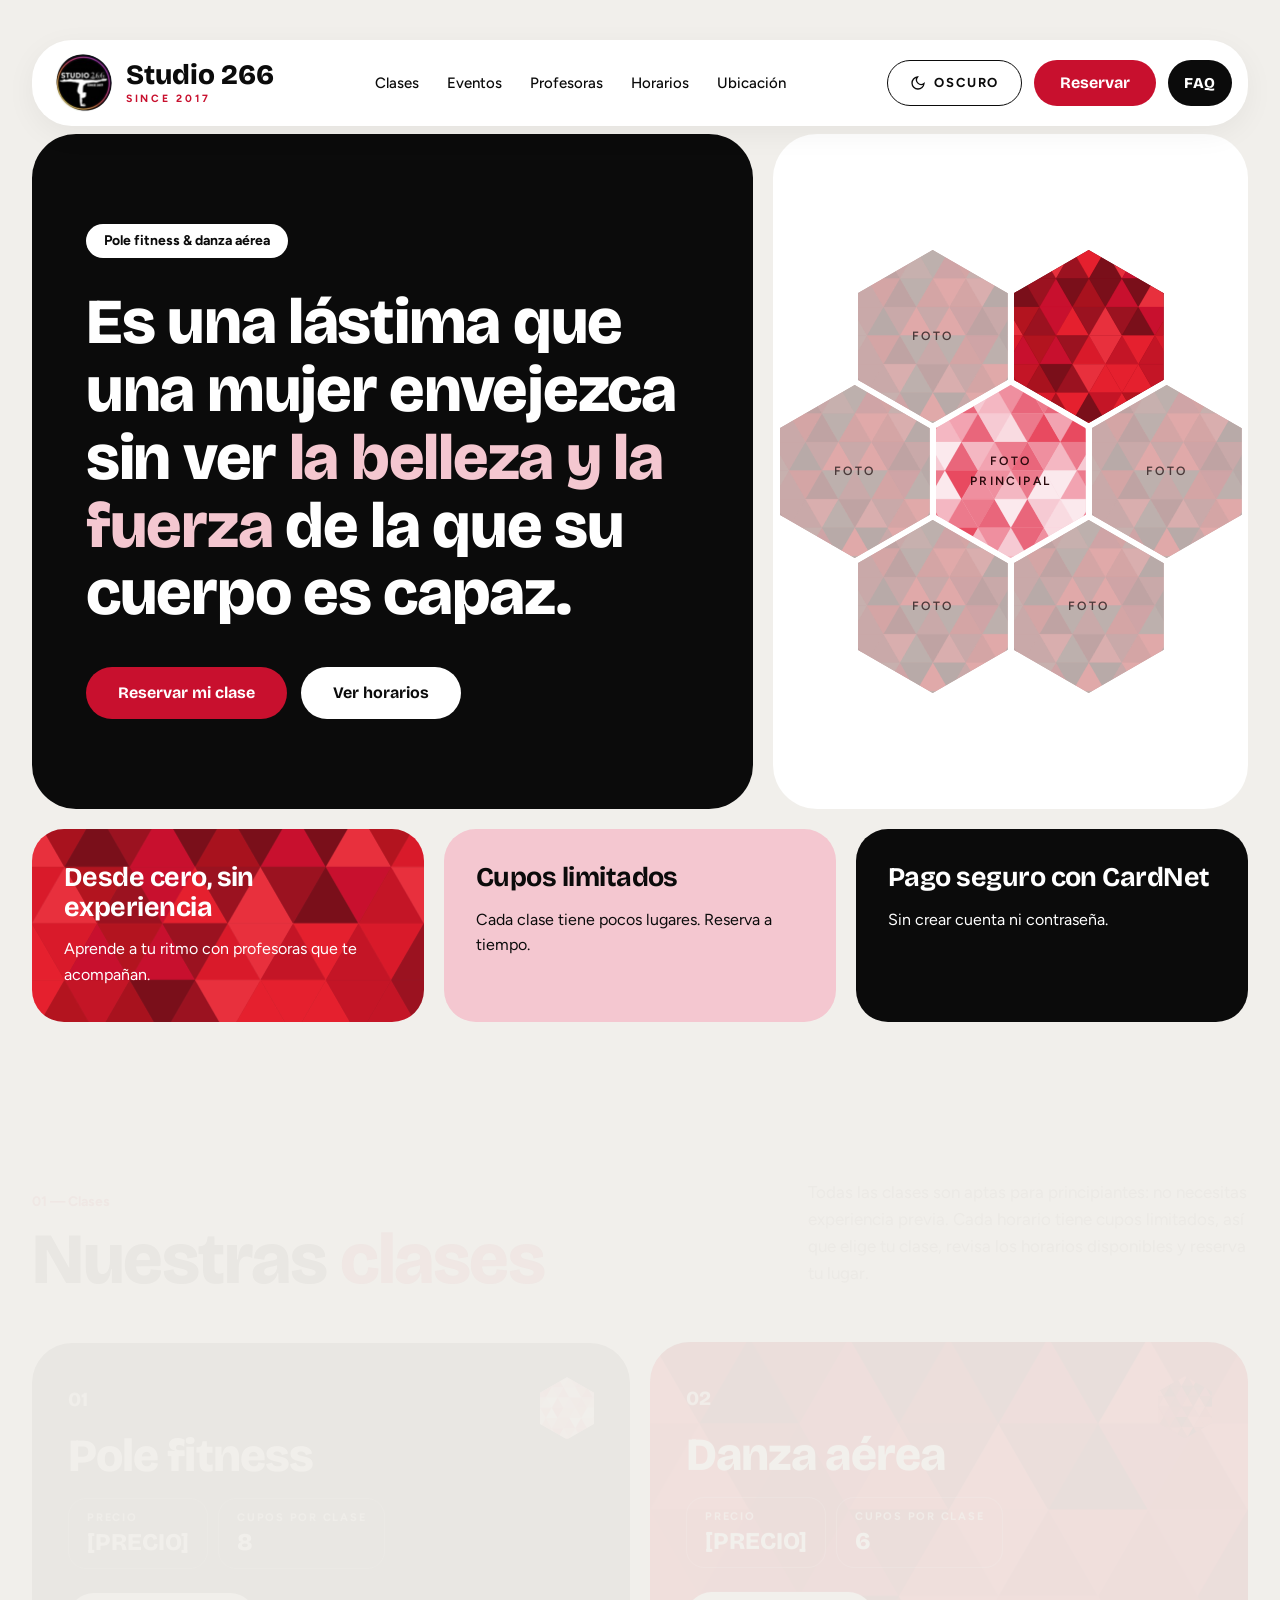
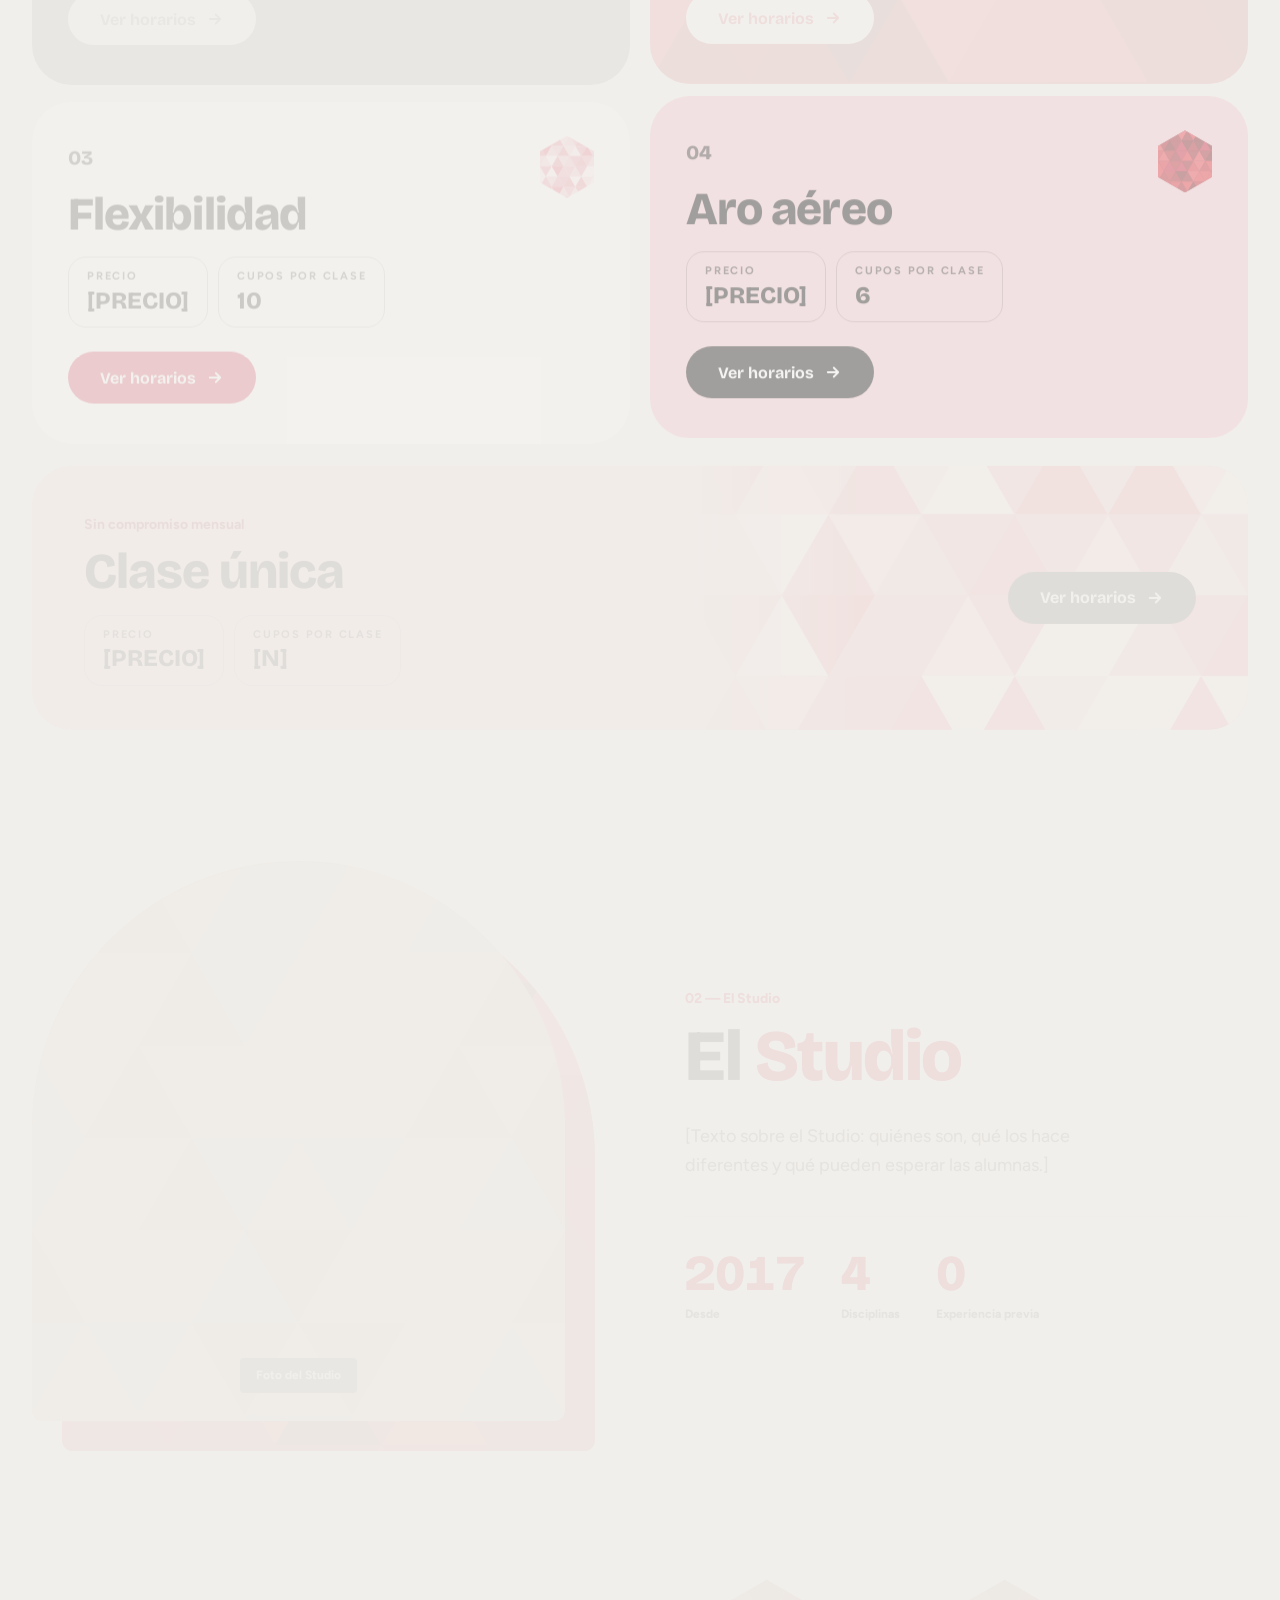
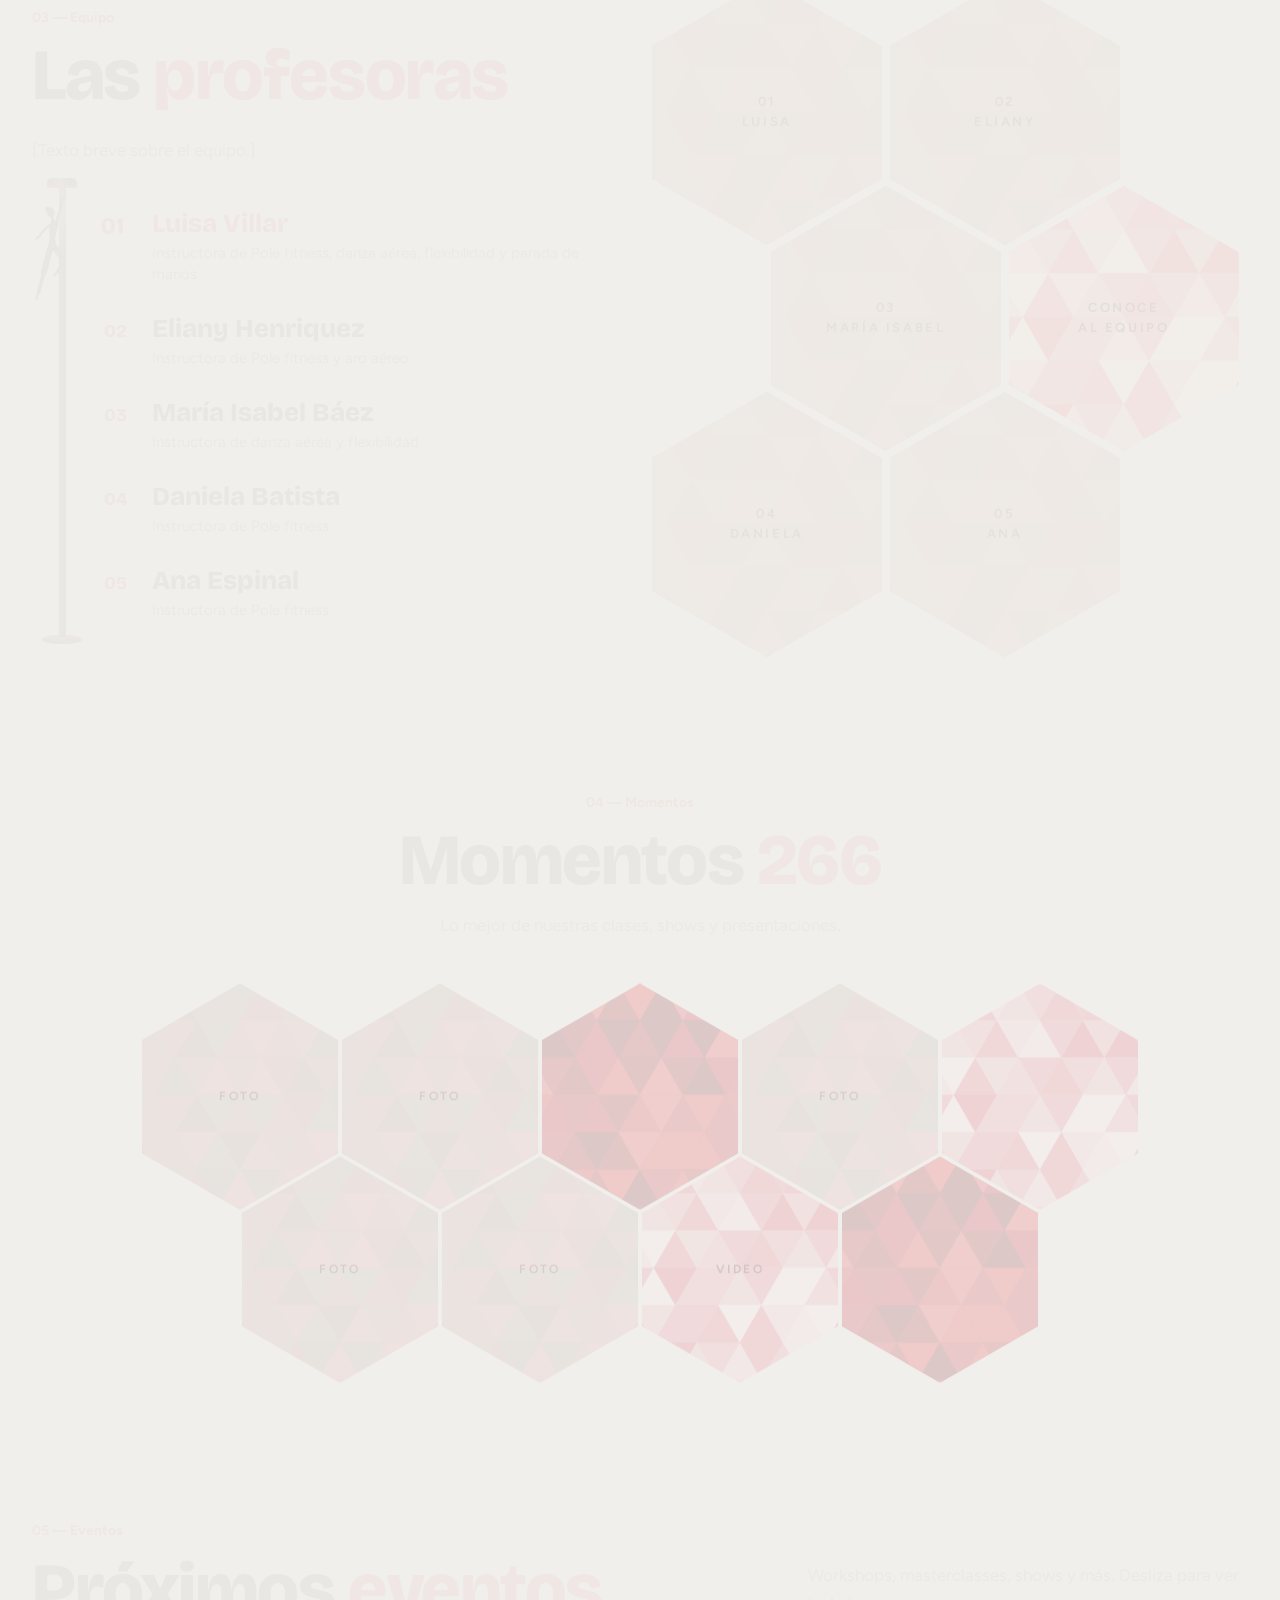
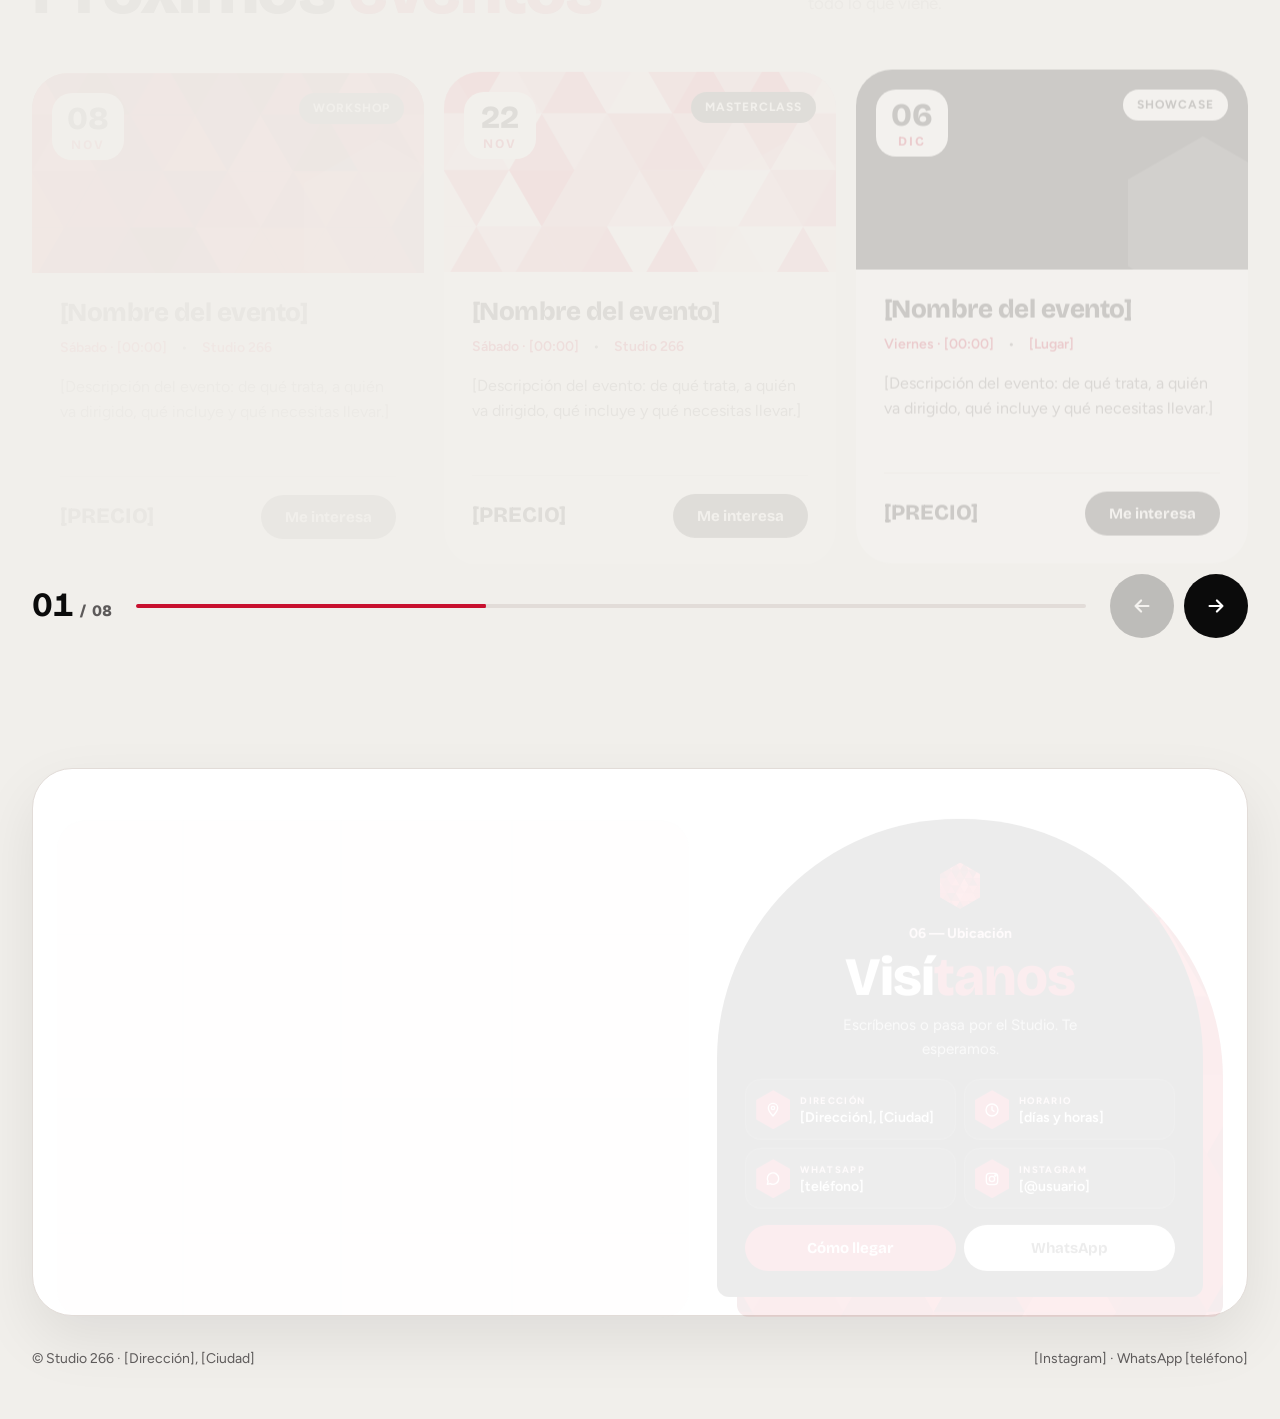
<file: index.html>
<!DOCTYPE html>
<html lang="es">
<head>
<meta charset="UTF-8">
<meta name="viewport" content="width=device-width, initial-scale=1.0">
<meta http-equiv="refresh" content="0; url=propuesta-1/index.html">
<title>Studio 266</title>
</head>
<body>
<p><a href="propuesta-1/index.html">Ir a Studio 266</a></p>
</body>
</html>
</file>
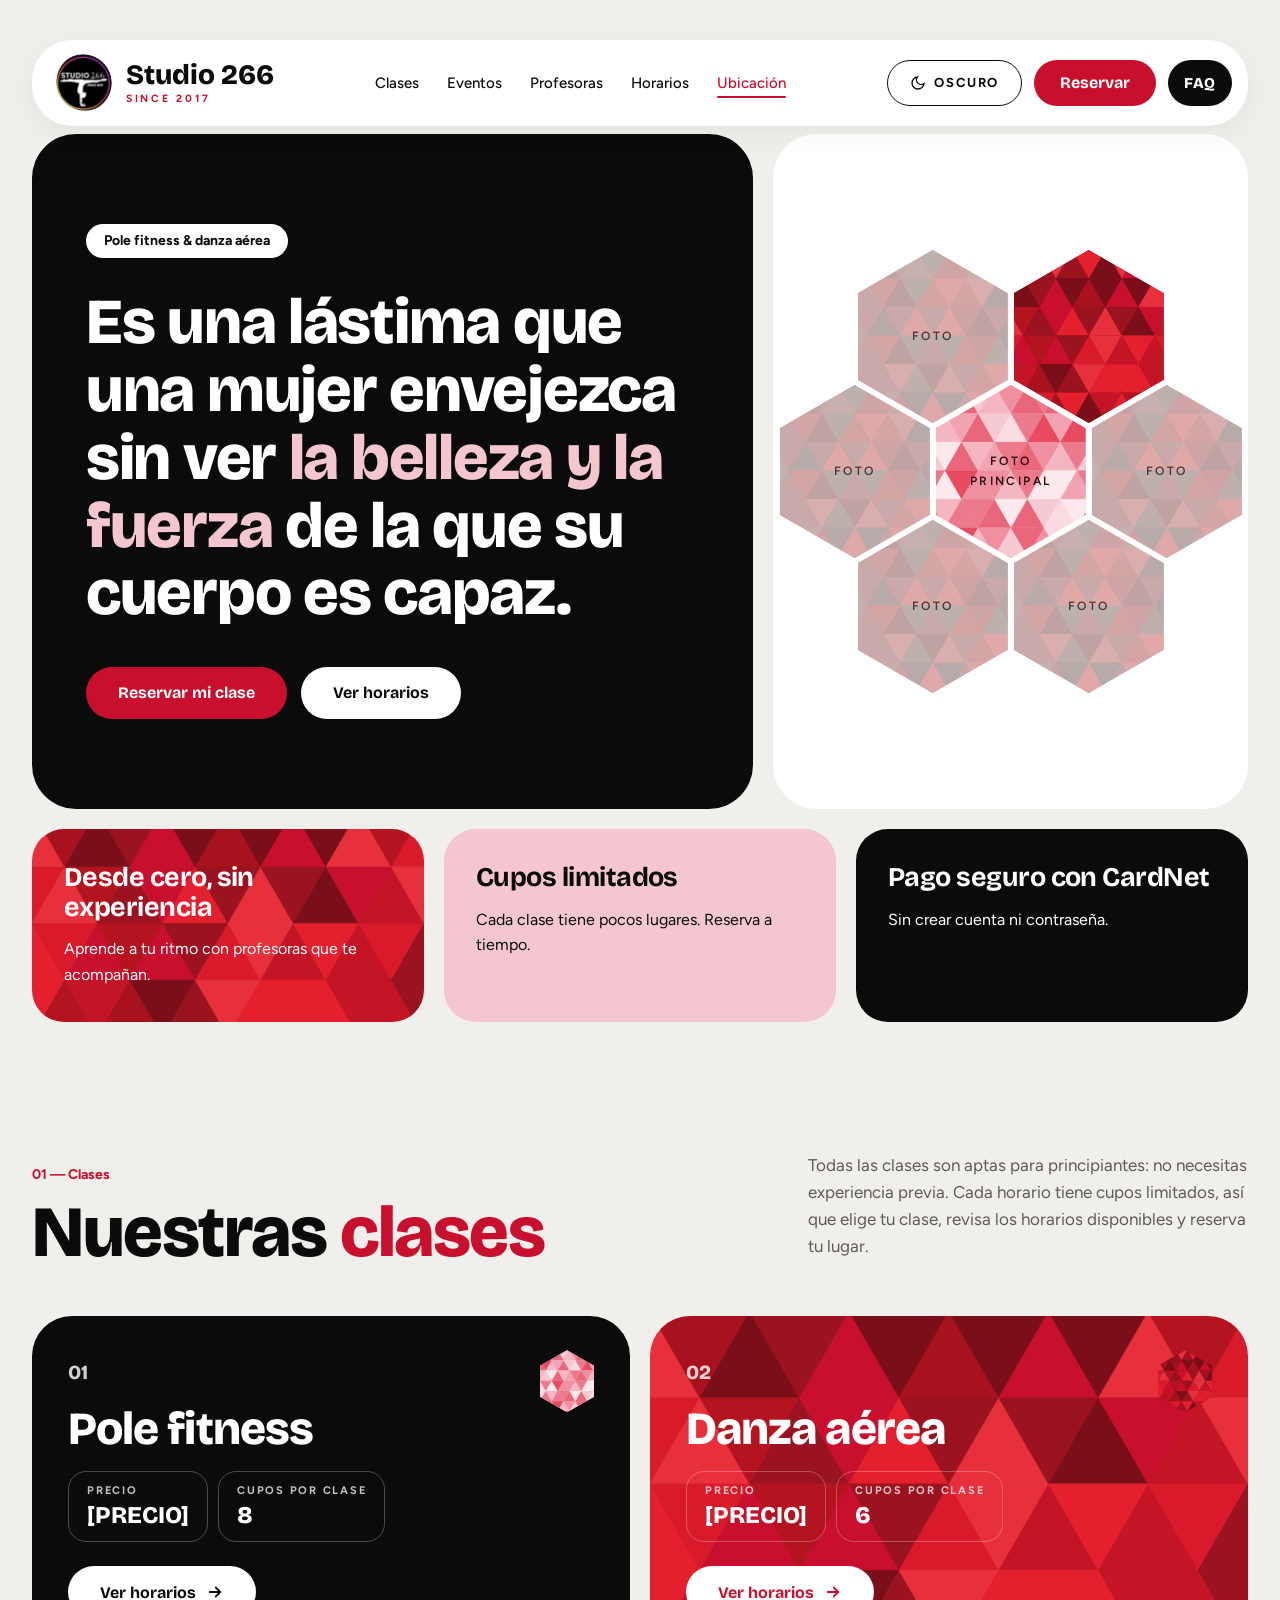
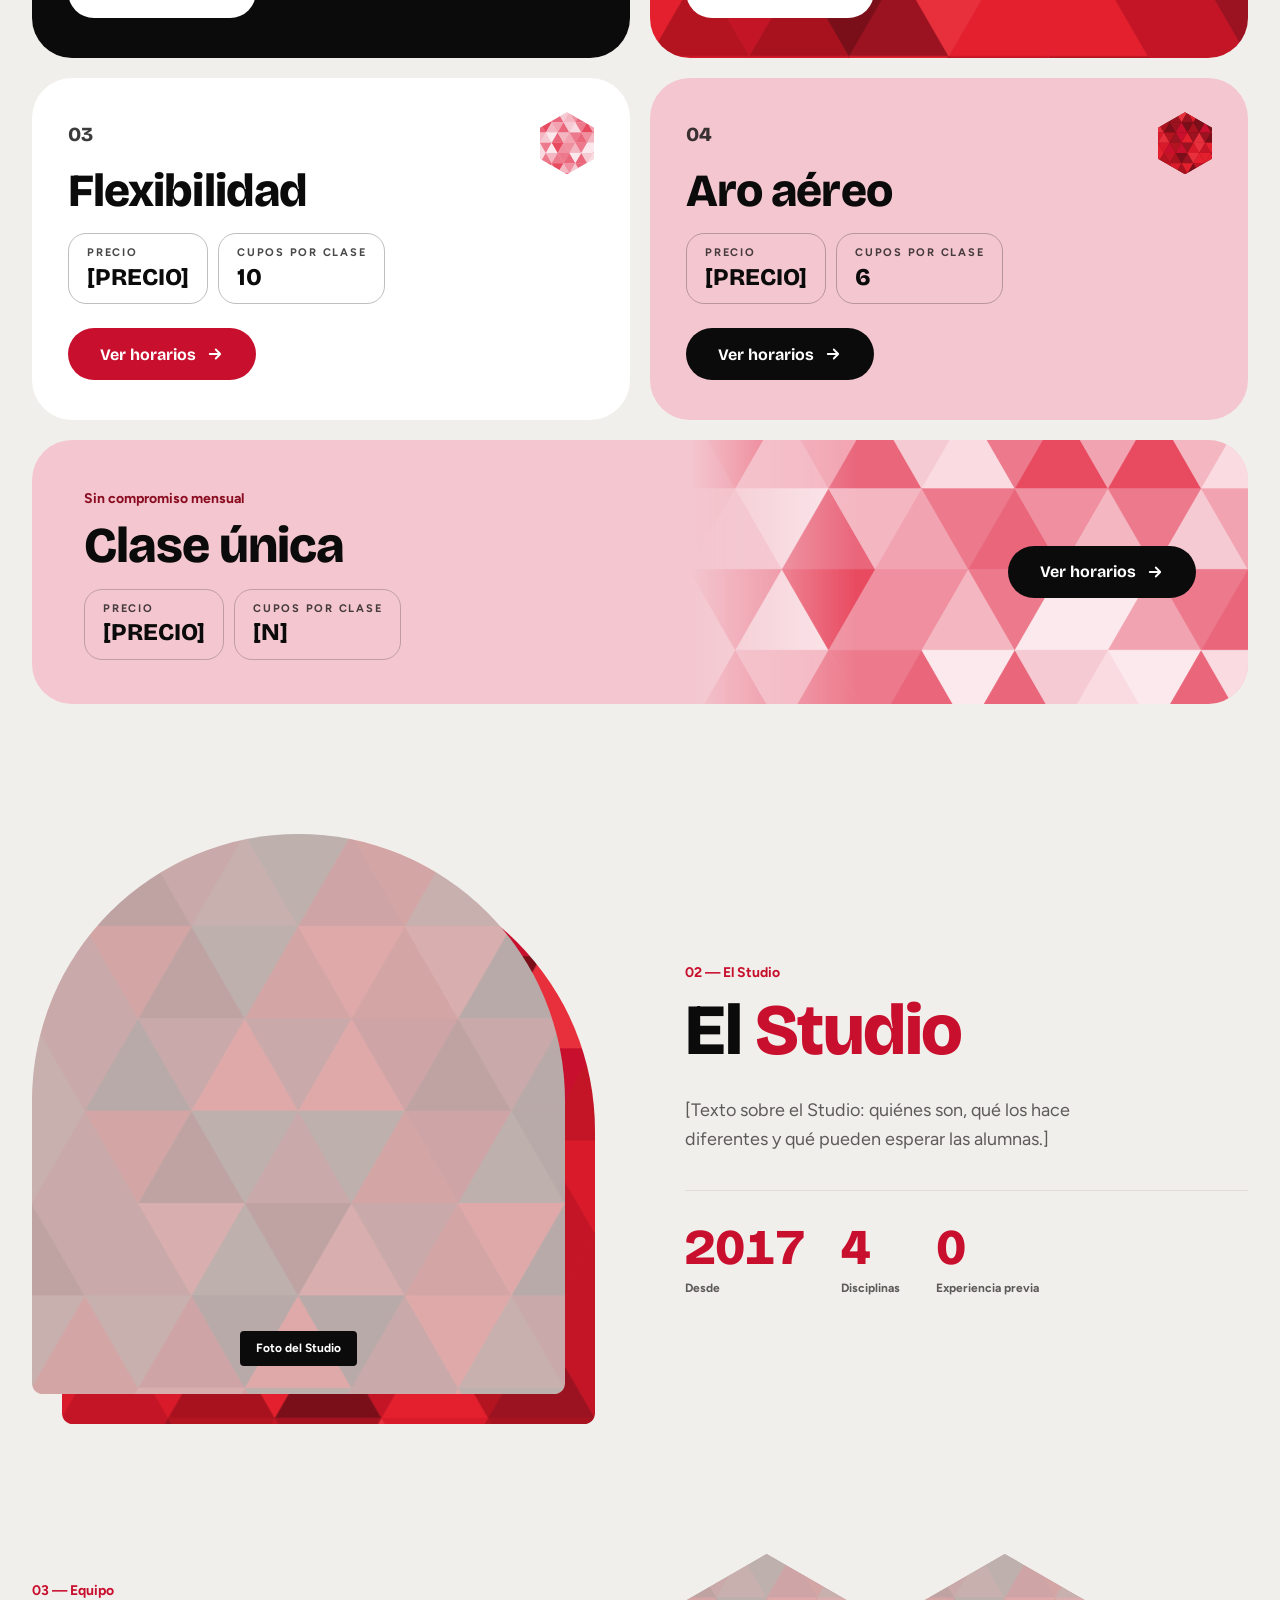
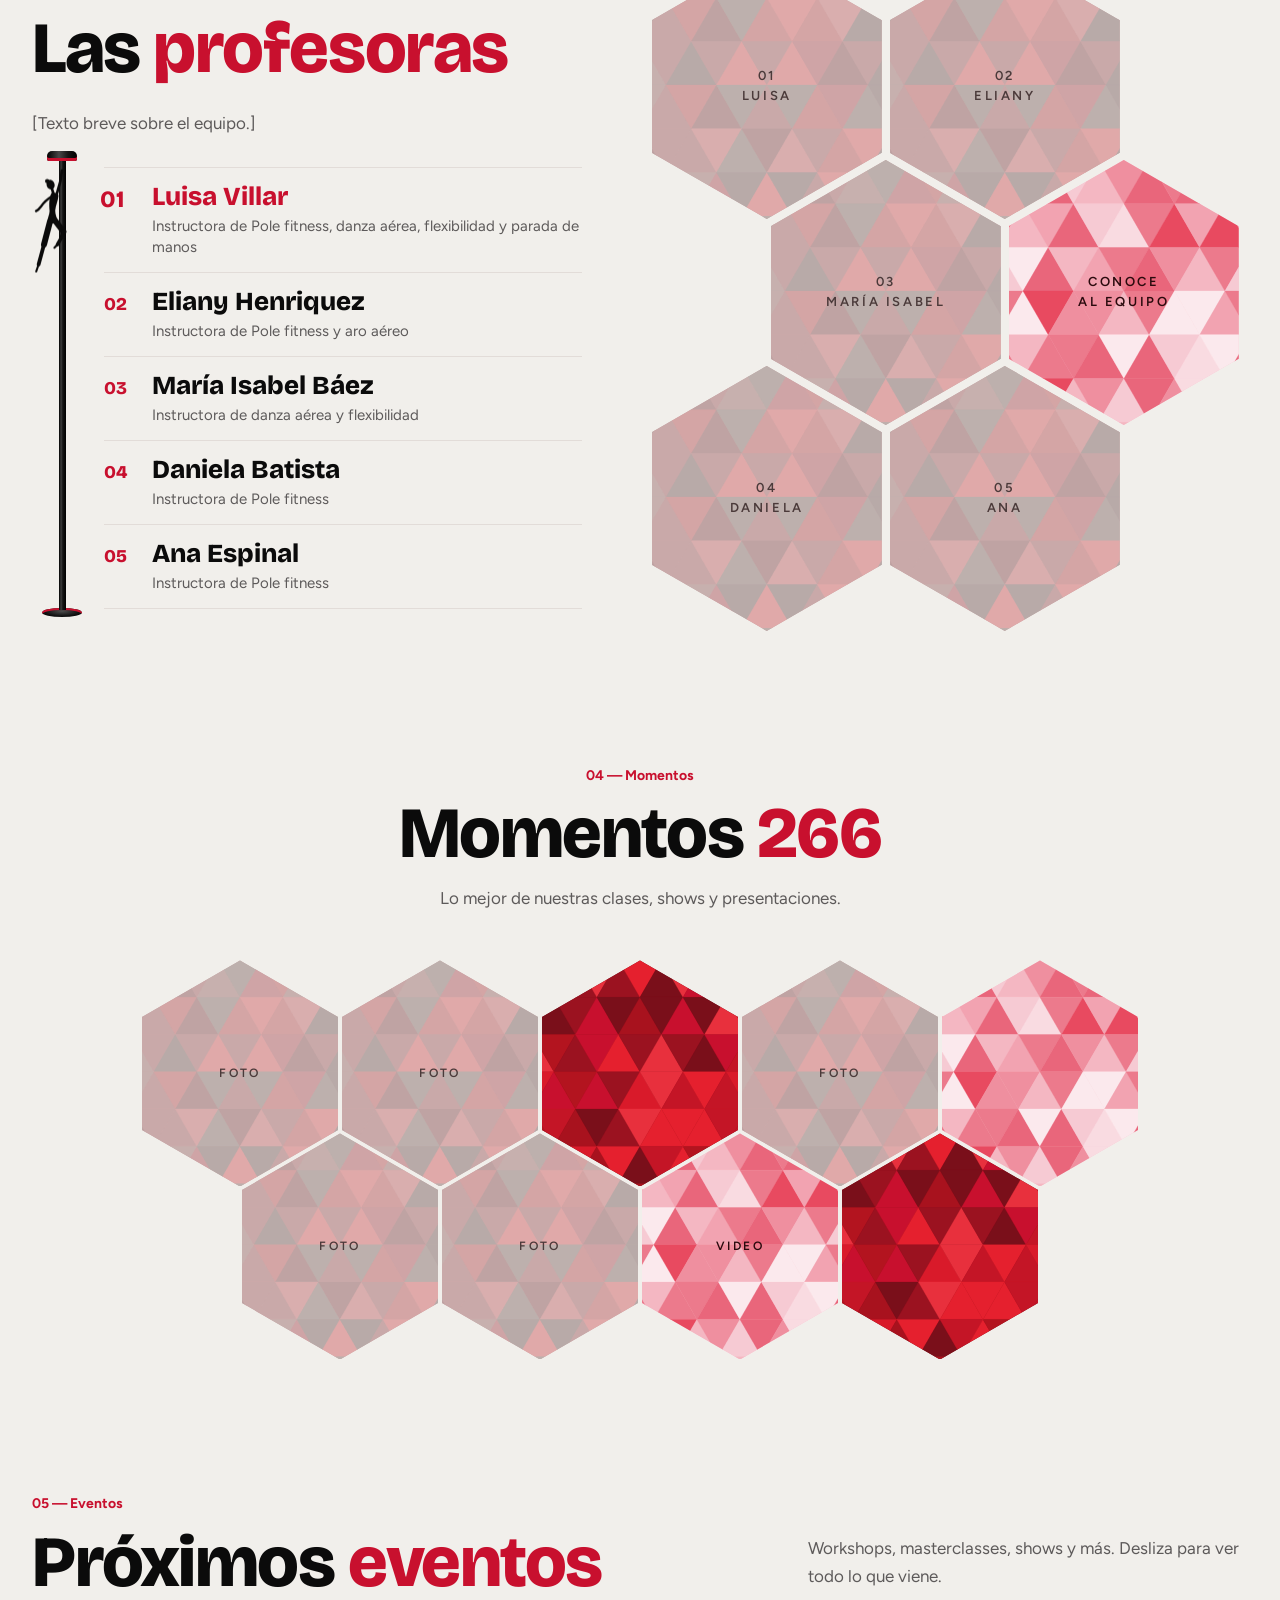
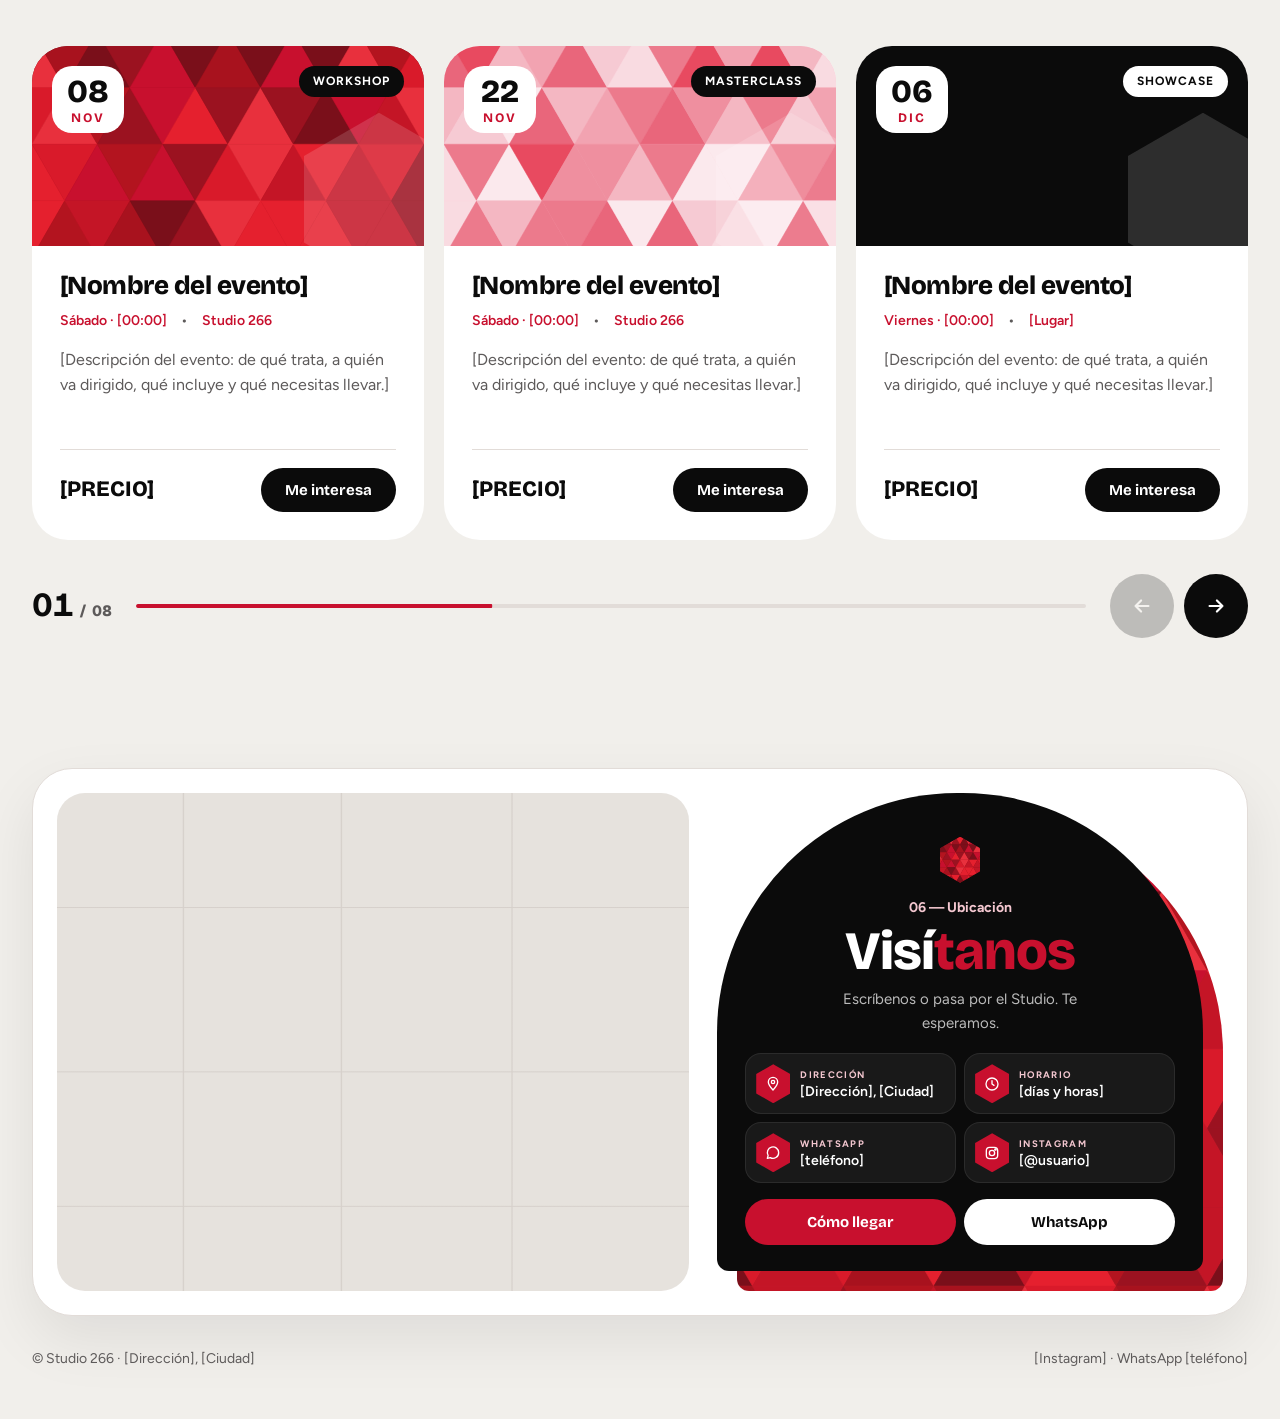
<file: propuesta-1/index.html>
<!DOCTYPE html>
<html lang="es">
<head>
<meta charset="UTF-8">
<meta name="viewport" content="width=device-width, initial-scale=1.0, viewport-fit=cover">
<title>Studio 266 · Propuesta 1</title>
<link rel="preconnect" href="https://fonts.googleapis.com">
<link rel="preconnect" href="https://fonts.gstatic.com" crossorigin>
<link href="https://fonts.googleapis.com/css2?family=Bricolage+Grotesque:opsz,wght@12..96,600;12..96,700;12..96,800&family=Figtree:wght@400;500;600;700&display=swap" rel="stylesheet">
<link rel="stylesheet" href="styles.css">
</head>
<body>

<header class="topbar" id="topbar">
  <div class="container">
    <nav class="nav" id="nav">
      <a href="#inicio" class="brand">
        <img src="assets/logo.png" alt="Studio 266">
        <span class="brand-name">Studio 266<small>Since 2017</small></span>
      </a>
      <ul class="nav-links" id="navLinks">
        <li><a href="#clases">Clases</a></li>
        <li><a href="#eventos">Eventos</a></li>
        <li><a href="#profesoras">Profesoras</a></li>
        <li><a href="#/horarios">Horarios</a></li>
        <li><a href="#ubicacion">Ubicación</a></li>
        <li class="menu-faq"><a href="#/faq">FAQ</a></li>
        <li class="menu-theme"><button type="button" data-theme-toggle>Modo oscuro</button></li>
      </ul>
      <div class="nav-actions">
        <button class="btn-theme" id="themeToggle" type="button" aria-label="Cambiar tema" data-theme-toggle>
          <svg width="16" height="16" viewBox="0 0 24 24" fill="none" stroke="currentColor" stroke-width="2"><path d="M21 12.8A9 9 0 1 1 11.2 3a7 7 0 0 0 9.8 9.8z"/></svg>
          <span>Oscuro</span>
        </button>
        <a href="#/horarios" class="btn btn-red nav-cta">Reservar</a>
        <a href="#/faq" class="nav-faq" aria-label="Preguntas frecuentes">FAQ</a>
        <button type="button" class="nav-toggle" id="navToggle" aria-label="Abrir menú" aria-expanded="false" aria-controls="navLinks">
          <i></i><i></i><i></i>
        </button>
      </div>
    </nav>
  </div>
</header>

<main class="view" id="viewHome">
  <section class="hero container" id="inicio">
    <div class="hero-main">
      <span class="chip">Pole fitness &amp; danza aérea</span>
      <h1>Es una lástima que una mujer envejezca sin ver <span class="pink">la belleza y la fuerza</span> de la que su cuerpo es capaz.</h1>
      <div class="hero-buttons">
        <a href="#clases" class="btn btn-red">Reservar mi clase</a>
        <a href="#/horarios" class="btn btn-white">Ver horarios</a>
      </div>
    </div>
    <div class="hero-side">
      <div class="honey honey-hero" data-fit="462">
        <div class="hex hx-photo" style="left:57px;top:0"><span>Foto</span></div>
        <div class="hex hx-red" style="left:213px;top:0"></div>
        <div class="hex hx-photo" style="left:-21px;top:135px"><span>Foto</span></div>
        <div class="hex hx-pink" style="left:135px;top:135px"><span>Foto<br>principal</span></div>
        <div class="hex hx-photo" style="left:291px;top:135px"><span>Foto</span></div>
        <div class="hex hx-photo" style="left:57px;top:270px"><span>Foto</span></div>
        <div class="hex hx-photo" style="left:213px;top:270px"><span>Foto</span></div>
      </div>
    </div>
  </section>

  <section class="features container">
    <article class="feature feature-red">
      <h3>Desde cero, sin experiencia</h3>
      <p>Aprende a tu ritmo con profesoras que te acompañan.</p>
    </article>
    <article class="feature feature-pink">
      <h3>Cupos limitados</h3>
      <p>Cada clase tiene pocos lugares. Reserva a tiempo.</p>
    </article>
    <article class="feature feature-black">
      <h3>Pago seguro con CardNet</h3>
      <p>Sin crear cuenta ni contraseña.</p>
    </article>
  </section>

  <section class="section container" id="clases">
    <div class="section-head split">
      <div>
        <span class="eyebrow">01 — Clases</span>
        <h2>Nuestras <span class="red">clases</span></h2>
      </div>
      <p class="muted">Todas las clases son aptas para principiantes: no necesitas experiencia previa. Cada horario tiene cupos limitados, así que elige tu clase, revisa los horarios disponibles y reserva tu lugar.</p>
    </div>
    <div class="class-grid" id="classGrid"></div>
    <div class="single-class">
      <div class="single-text">
        <span class="eyebrow dark">Sin compromiso mensual</span>
        <h3>Clase única</h3>
        <dl class="cc-meta">
          <div><dt>Precio</dt><dd>[PRECIO]</dd></div>
          <div><dt>Cupos por clase</dt><dd>[N]</dd></div>
        </dl>
      </div>
      <div class="single-pattern"></div>
      <a href="#/horarios" class="btn btn-black">
        Ver horarios
        <svg width="18" height="18" viewBox="0 0 24 24" fill="none" stroke="currentColor" stroke-width="2.4" stroke-linecap="round" stroke-linejoin="round"><path d="M5 12h14M13 6l6 6-6 6"/></svg>
      </a>
    </div>
  </section>

  <section class="section container studio">
    <div class="arch-wrap">
      <div class="arch-shadow"></div>
      <div class="arch"><span class="tag">Foto del Studio</span></div>
    </div>
    <div class="studio-text">
      <span class="eyebrow">02 — El Studio</span>
      <h2>El <span class="red">Studio</span></h2>
      <p class="muted">[Texto sobre el Studio: quiénes son, qué los hace diferentes y qué pueden esperar las alumnas.]</p>
      <div class="stats">
        <div><strong data-count="2017">2017</strong><span>Desde</span></div>
        <div><strong data-count="4">4</strong><span>Disciplinas</span></div>
        <div><strong>0</strong><span>Experiencia previa</span></div>
      </div>
    </div>
  </section>

  <section class="section container team" id="profesoras">
    <div class="team-text">
      <span class="eyebrow">03 — Equipo</span>
      <h2>Las <span class="red">profesoras</span></h2>
      <p class="muted">[Texto breve sobre el equipo.]</p>
      <div class="team-roster">
        <div class="team-pole" aria-hidden="true"><i class="tp-top"></i><i class="tp-bar"></i><i class="tp-base"></i></div>
        <span class="dancer-pos" aria-hidden="true">
          <svg class="dancer" viewBox="0 0 60 110" width="60" height="110">
            <g fill="currentColor">
              <ellipse cx="18.6" cy="19.2" rx="4" ry="4.9" transform="rotate(-18 18.6 19.2)"/>
              <circle cx="15.2" cy="15.6" r="2.2"/>
              <path d="M19.5 27.5C22.5 26.8 26 27.2 26.5 30C26.2 35 23.6 40 23.2 45C23 49 25.5 52.5 25 56C22 58.5 17.5 59 15.5 57C15.2 52.5 17.6 49 17.6 45.5C17.2 40.5 16.6 33 19.5 27.5Z"/>
            </g>
            <g fill="none" stroke="currentColor" stroke-linecap="round" stroke-linejoin="round">
              <path d="M20 23.5L21.4 28" stroke-width="2.6"/>
              <path d="M24.5 29.5L28.3 16L30 5" stroke-width="2.7"/>
              <path d="M20.5 30.5Q13 35 9 41Q6.6 44.4 4 45.6" stroke-width="2.3"/>
              <path d="M23 55L31.4 66" stroke-width="6"/>
              <path d="M31.4 66Q30 72.5 25.5 79" stroke-width="3.6"/>
              <path d="M25.5 79L22.4 82.2" stroke-width="2.1"/>
              <path d="M18 56L12 79" stroke-width="6"/>
              <path d="M12 79L6.6 99" stroke-width="3.8"/>
              <path d="M6.6 99L4.2 106" stroke-width="2.1"/>
            </g>
          </svg>
        </span>
        <ul class="team-list">
          <li data-prof="1"><span class="red">01</span><div><strong>Luisa Villar</strong><em>Instructora de Pole fitness, danza aérea, flexibilidad y parada de manos</em></div></li>
          <li data-prof="2"><span class="red">02</span><div><strong>Eliany Henriquez</strong><em>Instructora de Pole fitness y aro aéreo</em></div></li>
          <li data-prof="3"><span class="red">03</span><div><strong>María Isabel Báez</strong><em>Instructora de danza aérea y flexibilidad</em></div></li>
          <li data-prof="4"><span class="red">04</span><div><strong>Daniela Batista</strong><em>Instructora de Pole fitness</em></div></li>
          <li data-prof="5"><span class="red">05</span><div><strong>Ana Espinal</strong><em>Instructora de Pole fitness</em></div></li>
        </ul>
      </div>
    </div>
    <div class="team-visual">
      <div class="honey honey-team" data-fit="587">
        <div class="hex hx-photo" data-prof="1" style="left:0;top:0"><span>01<br>Luisa</span></div>
        <div class="hex hx-photo" data-prof="2" style="left:238px;top:0"><span>02<br>Eliany</span></div>
        <div class="hex hx-photo" data-prof="3" style="left:119px;top:206px"><span>03<br>María Isabel</span></div>
        <div class="hex hx-pink" style="left:357px;top:206px"><span>Conoce<br>al equipo</span></div>
        <div class="hex hx-photo" data-prof="4" style="left:0;top:412px"><span>04<br>Daniela</span></div>
        <div class="hex hx-photo" data-prof="5" style="left:238px;top:412px"><span>05<br>Ana</span></div>
      </div>
    </div>
  </section>

  <section class="section container gallery" id="momentos">
    <div class="section-head center">
      <span class="eyebrow">04 — Momentos</span>
      <h2>Momentos <span class="red">266</span></h2>
      <p class="muted lead">Lo mejor de nuestras clases, shows y presentaciones.</p>
    </div>
    <div class="honey honey-gallery" data-fit="996">
      <div class="hex hx-photo" style="left:0;top:0"><span>Foto</span></div>
      <div class="hex hx-photo" style="left:200px;top:0"><span>Foto</span></div>
      <div class="hex hx-red" style="left:400px;top:0"></div>
      <div class="hex hx-photo" style="left:600px;top:0"><span>Foto</span></div>
      <div class="hex hx-pink" style="left:800px;top:0"></div>
      <div class="hex hx-photo" style="left:100px;top:173px"><span>Foto</span></div>
      <div class="hex hx-photo" style="left:300px;top:173px"><span>Foto</span></div>
      <div class="hex hx-pink" style="left:500px;top:173px"><span>Video</span></div>
      <div class="hex hx-red" style="left:700px;top:173px"></div>
    </div>
  </section>

  <section class="section container events" id="eventos">
    <div class="section-head split">
      <div>
        <span class="eyebrow">05 — Eventos</span>
        <h2>Próximos <span class="red">eventos</span></h2>
      </div>
      <p class="muted">Workshops, masterclasses, shows y más. Desliza para ver todo lo que viene.</p>
    </div>
    <div class="events-track" id="eventsTrack">
      <article class="event-card">
        <div class="event-inner">
          <div class="event-media em-red">
            <div class="event-date"><strong>08</strong><span>Nov</span></div>
            <span class="event-type">Workshop</span>
          </div>
          <div class="event-body">
            <h3>[Nombre del evento]</h3>
            <ul class="event-meta"><li>Sábado · [00:00]</li><li>Studio 266</li></ul>
            <p class="event-desc">[Descripción del evento: de qué trata, a quién va dirigido, qué incluye y qué necesitas llevar.]</p>
            <div class="event-foot"><strong>[PRECIO]</strong><a href="#ubicacion" class="btn btn-black btn-sm">Me interesa</a></div>
          </div>
        </div>
      </article>
      <article class="event-card">
        <div class="event-inner">
          <div class="event-media em-pink">
            <div class="event-date"><strong>22</strong><span>Nov</span></div>
            <span class="event-type">Masterclass</span>
          </div>
          <div class="event-body">
            <h3>[Nombre del evento]</h3>
            <ul class="event-meta"><li>Sábado · [00:00]</li><li>Studio 266</li></ul>
            <p class="event-desc">[Descripción del evento: de qué trata, a quién va dirigido, qué incluye y qué necesitas llevar.]</p>
            <div class="event-foot"><strong>[PRECIO]</strong><a href="#ubicacion" class="btn btn-black btn-sm">Me interesa</a></div>
          </div>
        </div>
      </article>
      <article class="event-card">
        <div class="event-inner">
          <div class="event-media em-black">
            <div class="event-date"><strong>06</strong><span>Dic</span></div>
            <span class="event-type">Showcase</span>
          </div>
          <div class="event-body">
            <h3>[Nombre del evento]</h3>
            <ul class="event-meta"><li>Viernes · [00:00]</li><li>[Lugar]</li></ul>
            <p class="event-desc">[Descripción del evento: de qué trata, a quién va dirigido, qué incluye y qué necesitas llevar.]</p>
            <div class="event-foot"><strong>[PRECIO]</strong><a href="#ubicacion" class="btn btn-black btn-sm">Me interesa</a></div>
          </div>
        </div>
      </article>
      <article class="event-card">
        <div class="event-inner">
          <div class="event-media em-photo">
            <div class="event-date"><strong>13</strong><span>Dic</span></div>
            <span class="event-type">Clase abierta</span>
          </div>
          <div class="event-body">
            <h3>[Nombre del evento]</h3>
            <ul class="event-meta"><li>Sábado · [00:00]</li><li>Studio 266</li></ul>
            <p class="event-desc">[Descripción del evento: de qué trata, a quién va dirigido, qué incluye y qué necesitas llevar.]</p>
            <div class="event-foot"><strong>[PRECIO]</strong><a href="#ubicacion" class="btn btn-black btn-sm">Me interesa</a></div>
          </div>
        </div>
      </article>
      <article class="event-card">
        <div class="event-inner">
          <div class="event-media em-red">
            <div class="event-date"><strong>20</strong><span>Dic</span></div>
            <span class="event-type">Social</span>
          </div>
          <div class="event-body">
            <h3>[Nombre del evento]</h3>
            <ul class="event-meta"><li>Sábado · [00:00]</li><li>Studio 266</li></ul>
            <p class="event-desc">[Descripción del evento: de qué trata, a quién va dirigido, qué incluye y qué necesitas llevar.]</p>
            <div class="event-foot"><strong>[PRECIO]</strong><a href="#ubicacion" class="btn btn-black btn-sm">Me interesa</a></div>
          </div>
        </div>
      </article>
      <article class="event-card">
        <div class="event-inner">
          <div class="event-media em-pink">
            <div class="event-date"><strong>10</strong><span>Ene</span></div>
            <span class="event-type">Workshop</span>
          </div>
          <div class="event-body">
            <h3>[Nombre del evento]</h3>
            <ul class="event-meta"><li>Sábado · [00:00]</li><li>Studio 266</li></ul>
            <p class="event-desc">[Descripción del evento: de qué trata, a quién va dirigido, qué incluye y qué necesitas llevar.]</p>
            <div class="event-foot"><strong>[PRECIO]</strong><a href="#ubicacion" class="btn btn-black btn-sm">Me interesa</a></div>
          </div>
        </div>
      </article>
      <article class="event-card">
        <div class="event-inner">
          <div class="event-media em-black">
            <div class="event-date"><strong>24</strong><span>Ene</span></div>
            <span class="event-type">Masterclass</span>
          </div>
          <div class="event-body">
            <h3>[Nombre del evento]</h3>
            <ul class="event-meta"><li>Sábado · [00:00]</li><li>Studio 266</li></ul>
            <p class="event-desc">[Descripción del evento: de qué trata, a quién va dirigido, qué incluye y qué necesitas llevar.]</p>
            <div class="event-foot"><strong>[PRECIO]</strong><a href="#ubicacion" class="btn btn-black btn-sm">Me interesa</a></div>
          </div>
        </div>
      </article>
      <article class="event-card">
        <div class="event-inner">
          <div class="event-media em-photo">
            <div class="event-date"><strong>07</strong><span>Feb</span></div>
            <span class="event-type">Competencia</span>
          </div>
          <div class="event-body">
            <h3>[Nombre del evento]</h3>
            <ul class="event-meta"><li>Domingo · [00:00]</li><li>[Lugar]</li></ul>
            <p class="event-desc">[Descripción del evento: de qué trata, a quién va dirigido, qué incluye y qué necesitas llevar.]</p>
            <div class="event-foot"><strong>[PRECIO]</strong><a href="#ubicacion" class="btn btn-black btn-sm">Me interesa</a></div>
          </div>
        </div>
      </article>
    </div>
    <div class="events-controls">
      <span class="ev-count" aria-live="polite"><b id="evCur">01</b><span>/</span><span id="evTotal">08</span></span>
      <div class="ev-progress" aria-hidden="true"><i id="evBar"></i></div>
      <div class="ev-arrows">
        <button type="button" class="ev-arrow ev-prev" id="evPrev" aria-label="Evento anterior"><span class="ev-arrow-icon"><svg width="22" height="22" viewBox="0 0 24 24" fill="none" stroke="currentColor" stroke-width="2.4" stroke-linecap="round" stroke-linejoin="round"><path d="M19 12H5M11 18l-6-6 6-6"/></svg></span></button>
        <button type="button" class="ev-arrow ev-next" id="evNext" aria-label="Evento siguiente"><span class="ev-arrow-icon"><svg width="22" height="22" viewBox="0 0 24 24" fill="none" stroke="currentColor" stroke-width="2.4" stroke-linecap="round" stroke-linejoin="round"><path d="M5 12h14M13 6l6 6-6 6"/></svg></span></button>
      </div>
    </div>
  </section>

  <section class="section container location" id="ubicacion">
    <div class="location-card">
    <div class="map" id="map" data-query="Santo Domingo, República Dominicana">
      <iframe title="Mapa de ubicación de Studio 266" loading="lazy" referrerpolicy="no-referrer-when-downgrade" allowfullscreen></iframe>
    </div>
    <div class="visit-wrap">
    <div class="visit-shadow" aria-hidden="true"></div>
    <div class="visit-card">
      <span class="visit-hex" aria-hidden="true"></span>
      <span class="eyebrow">06 — Ubicación</span>
      <h2>Visí<span class="red">tanos</span></h2>
      <p class="visit-lead">Escríbenos o pasa por el Studio. Te esperamos.</p>
      <ul class="visit-list">
        <li><span class="visit-icon" aria-hidden="true"><svg width="20" height="20" viewBox="0 0 24 24" fill="none" stroke="currentColor" stroke-width="2" stroke-linecap="round" stroke-linejoin="round"><path d="M12 21s-7-7.5-7-12a7 7 0 0 1 14 0c0 4.5-7 12-7 12z"/><circle cx="12" cy="9" r="2.5"/></svg></span><div><small>Dirección</small><strong>[Dirección], [Ciudad]</strong></div></li>
        <li><span class="visit-icon" aria-hidden="true"><svg width="20" height="20" viewBox="0 0 24 24" fill="none" stroke="currentColor" stroke-width="2" stroke-linecap="round" stroke-linejoin="round"><circle cx="12" cy="12" r="9"/><path d="M12 7v5l3 2"/></svg></span><div><small>Horario</small><strong>[días y horas]</strong></div></li>
        <li><span class="visit-icon" aria-hidden="true"><svg width="20" height="20" viewBox="0 0 24 24" fill="none" stroke="currentColor" stroke-width="2" stroke-linecap="round" stroke-linejoin="round"><path d="M20.5 11.5a8.5 8.5 0 0 1-12.6 7.4L3.5 20l1.2-4.2A8.5 8.5 0 1 1 20.5 11.5z"/></svg></span><div><small>WhatsApp</small><strong>[teléfono]</strong></div></li>
        <li><span class="visit-icon" aria-hidden="true"><svg width="20" height="20" viewBox="0 0 24 24" fill="none" stroke="currentColor" stroke-width="2" stroke-linecap="round" stroke-linejoin="round"><rect x="3.5" y="3.5" width="17" height="17" rx="5"/><circle cx="12" cy="12" r="4"/><circle cx="17.2" cy="6.8" r="1" fill="currentColor"/></svg></span><div><small>Instagram</small><strong>[@usuario]</strong></div></li>
      </ul>
      <div class="visit-actions">
        <a href="https://www.google.com/maps" class="btn btn-red" id="directionsLink" target="_blank" rel="noopener">Cómo llegar</a>
        <a href="#ubicacion" class="btn btn-white">WhatsApp</a>
      </div>
    </div>
    </div>
    </div>
  </section>

</main>

<section class="view view-page faq" id="viewFaq" hidden>
  <div class="container">
    <div class="page-top">
      <button type="button" class="back-btn" data-back="home" data-fallback="#inicio"><svg width="18" height="18" viewBox="0 0 24 24" fill="none" stroke="currentColor" stroke-width="2.4" stroke-linecap="round" stroke-linejoin="round"><path d="M19 12H5M11 18l-6-6 6-6"/></svg> Volver</button>
    </div>
    <div class="section-head center">
      <span class="eyebrow">FAQ</span>
      <h2 tabindex="-1" data-view-title>Preguntas <span class="red">frecuentes</span></h2>
      <p class="muted lead">Todo lo que necesitas saber antes de tu primera clase.</p>
    </div>
      <div class="faq-list">
        <details open><summary>¿Cuál es el rango de edad?</summary><div class="faq-body"><p>[Respuesta del Studio]</p></div></details>
        <details><summary>¿Necesito experiencia?</summary><div class="faq-body"><p>[Respuesta del Studio]</p></div></details>
        <details><summary>¿Mi peso influye?</summary><div class="faq-body"><p>[Respuesta del Studio]</p></div></details>
        <details><summary>¿Enseñan desde cero?</summary><div class="faq-body"><p>[Respuesta del Studio]</p></div></details>
        <details><summary>¿Cuál es la ubicación?</summary><div class="faq-body"><p>[Dirección del Studio]</p></div></details>
        <details><summary>¿Cuál es el horario laborable?</summary><div class="faq-body"><p>[Horario del Studio]</p></div></details>
      </div>
    <div class="faq-cta">
      <div>
        <strong>¿No encontraste tu respuesta?</strong>
        <span>Escríbenos y te ayudamos.</span>
      </div>
      <a href="#ubicacion" class="btn btn-red btn-sm">Contáctanos</a>
    </div>
  </div>
</section>

<section class="view view-page" id="viewHorarios" hidden>
  <div class="container">
    <div class="page-top">
      <button type="button" class="back-btn" data-back="home"><svg width="18" height="18" viewBox="0 0 24 24" fill="none" stroke="currentColor" stroke-width="2.4" stroke-linecap="round" stroke-linejoin="round"><path d="M19 12H5M11 18l-6-6 6-6"/></svg> Volver</button>
      <ol class="steps">
        <li class="on">Horario</li>
        <li>Tus datos</li>
        <li>Pago</li>
      </ol>
    </div>
    <div class="section-head split">
      <div>
        <span class="eyebrow">Paso 1 de 3 — Elige tu horario</span>
        <h2 tabindex="-1" data-view-title>Horarios y <span class="red">cupos</span></h2>
      </div>
      <p class="muted" id="horariosSub"></p>
    </div>
    <div class="filters" id="scheduleFilters" role="tablist" aria-label="Filtrar por clase"></div>
    <div class="schedule" id="scheduleList"></div>
    <p class="note">Los horarios, cupos y reglas definitivos los enviará el Studio por escrito.</p>
  </div>
</section>

<section class="view view-page" id="viewReserva" hidden>
  <div class="container">
    <div class="page-top">
      <button type="button" class="back-btn" data-back="horarios"><svg width="18" height="18" viewBox="0 0 24 24" fill="none" stroke="currentColor" stroke-width="2.4" stroke-linecap="round" stroke-linejoin="round"><path d="M19 12H5M11 18l-6-6 6-6"/></svg> Volver a horarios</button>
    </div>
    <div class="booking">
      <div class="booking-intro">
        <span class="eyebrow light">Paso 2 de 3 — Tus datos</span>
        <h2 tabindex="-1" data-view-title>Reserva tu lugar.</h2>
        <p>Completa tus datos para confirmar tu cupo. Luego pagas seguro con CardNet, sin crear cuenta.</p>
        <ol class="steps steps-light" id="bookingSteps">
          <li data-step="1">Horario</li>
          <li data-step="2">Tus datos</li>
          <li data-step="3">Pago</li>
        </ol>
        <div class="honey honey-mini" data-fit="296">
          <div class="hex hx-dark" style="left:50px;top:0"></div>
          <div class="hex hx-soft" style="left:150px;top:0"></div>
          <div class="hex hx-dark" style="left:0;top:86px"></div>
          <div class="hex hx-red-dark" style="left:100px;top:86px"></div>
          <div class="hex hx-soft" style="left:200px;top:86px"></div>
        </div>
      </div>
      <form class="booking-form" id="bookingForm" novalidate>
        <h4>Tu reserva</h4>
        <div class="pick full" id="pick">
          <div class="pick-filled">
            <span class="pick-hex"></span>
            <div class="pick-info">
              <small>Clase seleccionada</small>
              <strong id="pickClass"></strong>
              <span id="pickWhen"></span>
            </div>
            <div class="pick-price"><small>Precio</small><strong id="pickPrice"></strong></div>
            <button type="button" class="pick-back" data-back="horarios">
              <svg width="16" height="16" viewBox="0 0 24 24" fill="none" stroke="currentColor" stroke-width="2.4" stroke-linecap="round" stroke-linejoin="round"><path d="M19 12H5M11 18l-6-6 6-6"/></svg>
              Cambiar horario
            </button>
          </div>
        </div>
        <label class="full">Modalidad<select name="modalidad"><option>Clase única (1 cupo)</option><option>Plan mensual</option></select></label>

        <h4>Tus datos</h4>
        <label class="full">Nombre completo<input type="text" name="nombre" placeholder="Tu nombre" autocomplete="name" required></label>
        <label>Cédula<input type="text" name="cedula" placeholder="000-0000000-0" inputmode="numeric" required></label>
        <label>Fecha de nacimiento<input type="date" name="nacimiento" required></label>
        <label>Teléfono<input type="tel" name="telefono" placeholder="809 000 0000" autocomplete="tel" required></label>
        <label>Correo<input type="email" name="correo" placeholder="tu@correo.com" autocomplete="email" required></label>
        <label class="full">¿Alguna condición de salud? (opcional)<input type="text" name="salud" placeholder="Describe brevemente"></label>

        <h4>Contacto de emergencia</h4>
        <label>Nombre<input type="text" name="emergencia_nombre" placeholder="Nombre completo" required></label>
        <label>Número<input type="tel" name="emergencia_tel" placeholder="809 000 0000" required></label>
        <label class="full">Parentesco<input type="text" name="parentesco" placeholder="Madre, pareja, amiga..."></label>

        <label class="check full"><input type="checkbox" name="terminos" required><span>Acepto los términos y la política de privacidad, y autorizo el uso de mis datos de salud y de contacto para la clase.</span></label>
        <button type="submit" class="btn btn-black btn-block full">
          <svg width="16" height="16" viewBox="0 0 24 24" fill="none" stroke="currentColor" stroke-width="2"><rect x="5" y="11" width="14" height="10" rx="2"/><path d="M8 11V7a4 4 0 0 1 8 0v4"/></svg>
          Continuar al pago con CardNet
        </button>
        <p class="secure full">Pago seguro con CardNet. Sin crear cuenta ni contraseña.</p>
      </form>
    </div>
  </div>
</section>

<footer class="footer container">
  <span>© Studio 266 · [Dirección], [Ciudad]</span>
  <span>[Instagram] · WhatsApp [teléfono]</span>
</footer>

<div class="toast" id="toast" role="status" aria-live="polite"></div>

<script src="script.js"></script>
</body>
</html>
</file>
<file: propuesta-1/styles.css>
:root {
  --pole: linear-gradient(90deg, #000 0%, #3d3d3d 30%, #141414 55%, #000 100%);
  --pole-cap: linear-gradient(90deg, #000, #474747 40%, #161616 70%, #000);
  --pole-base: radial-gradient(ellipse at 50% 35%, #4d4d4d, #111 60%, #000);
  --bg: #f1efeb;
  --surface: #ffffff;
  --text: #0b0b0b;
  --muted: #5d5a5a;
  --line: #e2dcd8;
  --red: #c8102e;
  --red-dark: #a50d26;
  --pink: #f4c7d0;
  --black: #0b0b0b;
  --display: "Bricolage Grotesque", sans-serif;
  --body: "Figtree", sans-serif;
  --hex: polygon(50% 0, 100% 25%, 100% 75%, 50% 100%, 0 75%, 0 25%);
  --ease: cubic-bezier(.2, .8, .2, 1);
  --gutter: 64px;
}

body.dark {
  --pole: linear-gradient(90deg, #1c1c1c 0%, #9c9c9c 30%, #3a3a3a 55%, #151515 100%);
  --pole-cap: linear-gradient(90deg, #1c1c1c, #8a8a8a 40%, #333 70%, #1c1c1c);
  --pole-base: radial-gradient(ellipse at 50% 35%, #8a8a8a, #333 60%, #151515);
  --bg: #0e0d0d;
  --surface: #1a1818;
  --text: #f5f1f1;
  --muted: #b3abab;
  --line: #2e2a2a;
}

* { box-sizing: border-box; }

html { scroll-behavior: smooth; -webkit-text-size-adjust: 100%; }

body {
  margin: 0;
  background: var(--bg);
  color: var(--text);
  font-family: var(--body);
  font-size: 17px;
  line-height: 1.6;
  transition: background .3s, color .3s;
  overflow-x: hidden;
}
body.lock { overflow: hidden; }

a { color: inherit; text-decoration: none; }
button { font: inherit; color: inherit; -webkit-tap-highlight-color: transparent; }
img { display: block; max-width: 100%; }

h1, h2, h3, h4 { font-family: var(--display); margin: 0; letter-spacing: -0.02em; }

:focus-visible { outline: 3px solid var(--red); outline-offset: 3px; }

.container { width: min(1240px, calc(100% - var(--gutter))); margin: 0 auto; }

.red { color: var(--red); }
.pink { color: var(--pink); }
.muted { color: var(--muted); }

.eyebrow {
  display: inline-block;
  font-size: 14px;
  font-weight: 700;
  color: var(--red);
  margin-bottom: 10px;
}
.eyebrow.dark { color: #8a0c20; }
.eyebrow.light { color: #fff; }

.btn {
  display: inline-flex;
  align-items: center;
  justify-content: center;
  gap: 10px;
  height: 52px;
  padding: 0 32px;
  border-radius: 999px;
  font-family: var(--display);
  font-weight: 700;
  font-size: 16px;
  border: 0;
  cursor: pointer;
  white-space: nowrap;
  transition: transform .25s var(--ease), opacity .2s, box-shadow .25s, background .2s;
}
.btn:hover { transform: translateY(-2px); box-shadow: 0 10px 24px rgba(0, 0, 0, .14); }
.btn:active { transform: translateY(0) scale(.97); }
.btn svg { transition: transform .25s var(--ease); flex-shrink: 0; }
.btn:hover svg { transform: translateX(3px); }
.btn:disabled { cursor: not-allowed; opacity: .45; transform: none; box-shadow: none; }
.btn-red { background: var(--red); color: #fff; }
.btn-red:hover { background: var(--red-dark); }
.btn-white { background: #fff; color: var(--black); }
.btn-black { background: var(--black); color: #fff; }
.btn-sm { height: 44px; padding: 0 24px; font-size: 15px; }
.btn-block { width: 100%; }

.topbar { position: sticky; top: 16px; z-index: 50; padding-top: 24px; transition: top .3s; }

.nav {
  position: relative;
  display: flex;
  align-items: center;
  justify-content: space-between;
  gap: 16px;
  background: var(--surface);
  border-radius: 40px;
  padding: 14px 16px 14px 22px;
  box-shadow: 0 8px 30px rgba(0, 0, 0, .05);
  transition: padding .3s var(--ease), box-shadow .3s;
}
.topbar.scrolled .nav { padding-top: 8px; padding-bottom: 8px; box-shadow: 0 12px 34px rgba(0, 0, 0, .1); }

.brand { display: flex; align-items: center; gap: 14px; font-family: var(--display); font-weight: 800; font-size: 28px; flex-shrink: 0; }
.brand img { width: 58px; height: 58px; border-radius: 50%; transition: width .3s var(--ease), height .3s var(--ease); }
.topbar.scrolled .brand img { width: 48px; height: 48px; }
.brand-name { display: flex; flex-direction: column; line-height: 1; }
.brand-name small {
  margin-top: 5px;
  font-family: var(--body);
  font-size: 10.5px;
  font-weight: 700;
  letter-spacing: .26em;
  text-transform: uppercase;
  color: var(--red);
}

.nav-links { display: flex; gap: 28px; list-style: none; margin: 0; padding: 0; font-size: 15px; font-weight: 500; }
.nav-links a { position: relative; padding: 4px 0; transition: color .2s; }
.nav-links a::after {
  content: "";
  position: absolute;
  left: 0;
  right: 0;
  bottom: -2px;
  height: 2px;
  border-radius: 2px;
  background: var(--red);
  transform: scaleX(0);
  transition: transform .3s var(--ease);
}
.nav-links a:hover, .nav-links a.active { color: var(--red); }
.nav-links a:hover::after, .nav-links a.active::after { transform: scaleX(1); }

.nav-actions { display: flex; gap: 12px; align-items: center; }
.menu-theme, .menu-faq { display: none; }
.nav-faq {
  display: inline-grid;
  place-items: center;
  height: 46px;
  min-width: 46px;
  padding: 0 16px;
  border-radius: 999px;
  background: var(--black);
  color: #fff;
  font-family: var(--display);
  font-weight: 800;
  font-size: 15px;
  letter-spacing: .04em;
  transition: background .2s, color .2s, transform .2s;
}
.nav-faq:hover { background: var(--red); transform: translateY(-2px); }
.nav-faq.active { background: var(--red); }
body.dark .nav-faq { background: #fff; color: var(--black); }
body.dark .nav-faq:hover, body.dark .nav-faq.active { background: var(--red); color: #fff; }

.faq-cta {
  max-width: 860px;
  margin: 28px auto 0;
  display: flex;
  align-items: center;
  justify-content: space-between;
  gap: 16px;
  flex-wrap: wrap;
  padding: 22px 22px 22px 28px;
  border-radius: 30px;
  background: var(--pink);
  color: var(--black);
}
.faq-cta strong { display: block; font-family: var(--display); font-size: 22px; font-weight: 800; line-height: 1.2; }
.faq-cta span { font-size: 15px; }
.menu-theme button {
  width: 100%;
  padding: 14px 18px;
  border: 0;
  border-top: 1px solid var(--line);
  background: none;
  text-align: left;
  font: inherit;
  cursor: pointer;
}

.btn-theme {
  display: inline-flex;
  align-items: center;
  gap: 8px;
  height: 46px;
  padding: 0 22px;
  border-radius: 999px;
  background: transparent;
  border: 1.5px solid var(--text);
  color: var(--text);
  font-family: var(--body);
  font-weight: 700;
  font-size: 13px;
  letter-spacing: .14em;
  text-transform: uppercase;
  cursor: pointer;
  transition: background .2s, color .2s;
}
.btn-theme:hover { background: var(--text); color: var(--bg); }

.nav-cta { height: 46px; padding: 0 26px; }

.nav-toggle {
  display: none;
  width: 46px;
  height: 46px;
  border-radius: 50%;
  border: 0;
  background: var(--black);
  cursor: pointer;
  flex-direction: column;
  align-items: center;
  justify-content: center;
  gap: 4px;
}
body.dark .nav-toggle { background: #fff; }
.nav-toggle i { display: block; width: 18px; height: 2px; border-radius: 2px; background: #fff; transition: transform .3s var(--ease), opacity .2s; }
body.dark .nav-toggle i { background: var(--black); }
.nav.menu-open .nav-toggle i:nth-child(1) { transform: translateY(6px) rotate(45deg); }
.nav.menu-open .nav-toggle i:nth-child(2) { opacity: 0; }
.nav.menu-open .nav-toggle i:nth-child(3) { transform: translateY(-6px) rotate(-45deg); }

.hero {
  display: grid;
  grid-template-columns: 1.52fr 1fr;
  gap: 20px;
  margin-top: 24px;
}

.hero-main {
  background: var(--black);
  color: #fff;
  border-radius: 44px;
  padding: 60px 54px;
  display: flex;
  flex-direction: column;
  justify-content: center;
}

.chip {
  align-self: flex-start;
  display: inline-block;
  background: #fff;
  color: var(--black);
  border-radius: 999px;
  padding: 6px 18px;
  font-weight: 700;
  font-size: 14px;
  margin-bottom: 30px;
}

.hero-main h1 { font-size: clamp(34px, 5.2vw, 64px); line-height: 1.06; font-weight: 800; margin-bottom: 40px; }

.hero-buttons { display: flex; gap: 14px; flex-wrap: wrap; }

.hero-side {
  background: var(--surface);
  border-radius: 44px;
  display: flex;
  align-items: center;
  justify-content: center;
  min-height: 675px;
  overflow: hidden;
}

.honey { position: relative; }

.hex {
  position: absolute;
  clip-path: var(--hex);
  background-size: cover;
  background-position: center;
  display: flex;
  align-items: center;
  justify-content: center;
  text-align: center;
  font-size: 12px;
  font-weight: 600;
  letter-spacing: .2em;
  text-transform: uppercase;
  color: #4b3a3a;
  transition: transform .4s var(--ease), filter .3s;
}
.hex:hover { transform: scale(1.06); filter: saturate(1.15); z-index: 2; }

.hx-photo { background-image: url("assets/lowpoly-photo.svg"); }
.hx-red { background-image: url("assets/lowpoly-red.svg"); color: #fff; }
.hx-pink { background-image: url("assets/lowpoly-pink.svg"); color: #2a0a0d; }
.hx-dark { background-image: url("assets/lowpoly-dark.svg"); }
.hx-soft { background-image: url("assets/lowpoly-soft.svg"); }
.hx-red-dark { background-image: url("assets/lowpoly-red.svg"); filter: brightness(.65); }
.hx-red-dark:hover { filter: brightness(.75); }

.honey-hero { width: 441px; height: 443px; margin-left: 21px; }
.honey-hero .hex { width: 150px; height: 173px; }

.features {
  display: grid;
  grid-template-columns: repeat(3, 1fr);
  gap: 20px;
  margin-top: 20px;
}

.feature { border-radius: 32px; padding: 34px 32px; min-height: 182px; transition: transform .35s var(--ease); }
.feature:hover { transform: translateY(-4px); }
.feature h3 { font-size: 27px; line-height: 1.1; margin-bottom: 14px; }
.feature p { margin: 0; font-size: 16px; }
.feature-red { background: url("assets/lowpoly-red.svg") center/cover; color: #fff; }
.feature-pink { background: var(--pink); color: var(--black); }
.feature-black { background: var(--black); color: #fff; }
body.dark .feature-black { background: var(--surface); }

.section { padding: 130px 0 0; }
section[id] { scroll-margin-top: 20px; }

.section-head { margin-bottom: 48px; }
.section-head h2 { font-size: clamp(40px, 6.4vw, 72px); line-height: 1; font-weight: 800; }
.section-head.split { display: flex; justify-content: space-between; align-items: flex-end; gap: 40px; }
.section-head.split p { max-width: 440px; margin: 0 0 8px; }
.section-head.center { text-align: center; }
.section-head .lead { margin: 16px auto 0; max-width: 520px; }

.class-grid { display: grid; grid-template-columns: 1fr 1fr; gap: 20px; }

.class-card {
  position: relative;
  border-radius: 40px;
  padding: 40px 36px;
  min-height: 342px;
  display: flex;
  flex-direction: column;
  justify-content: flex-end;
  overflow: hidden;
  cursor: pointer;
  transition: transform .4s var(--ease), box-shadow .4s;
}
.class-card:hover { transform: translateY(-6px); box-shadow: 0 26px 50px rgba(0, 0, 0, .14); }
.class-card .num { position: absolute; left: 36px; top: 40px; font-family: var(--display); font-weight: 800; font-size: 20px; opacity: .8; }
.class-card .mini-hex {
  position: absolute;
  right: 36px;
  top: 34px;
  width: 54px;
  height: 62px;
  clip-path: var(--hex);
  background-size: cover;
  transition: transform .6s var(--ease);
}
.class-card:hover .mini-hex { transform: rotate(60deg) scale(1.12); }
.class-card h3 { font-size: clamp(34px, 4vw, 46px); font-weight: 800; line-height: 1.05; }
.cc-black { background: var(--black); color: #fff; --cc-btn-bg: #fff; --cc-btn-fg: var(--black); }
.cc-red { background: url("assets/lowpoly-red.svg") center/cover; color: #fff; --cc-btn-bg: #fff; --cc-btn-fg: var(--red); }
.cc-white { background: var(--surface); --cc-btn-bg: var(--red); --cc-btn-fg: #fff; }
.cc-pink { background: var(--pink); color: var(--black); --cc-btn-bg: var(--black); --cc-btn-fg: #fff; }
body.dark .cc-black { box-shadow: inset 0 0 0 1.5px #2e2a2a; }

.cc-meta { display: flex; flex-wrap: wrap; gap: 10px; margin: 18px 0 24px; }
.cc-meta div {
  min-width: 140px;
  padding: 10px 18px 12px;
  border-radius: 18px;
  border: 1.5px solid color-mix(in srgb, currentColor 26%, transparent);
}
.cc-meta dt { font-size: 11px; font-weight: 700; letter-spacing: .16em; text-transform: uppercase; opacity: .75; }
.cc-meta dd { margin: 2px 0 0; font-family: var(--display); font-size: 24px; font-weight: 800; line-height: 1.15; }

.cc-btn { align-self: flex-start; background: var(--cc-btn-bg); color: var(--cc-btn-fg); }

.single-class {
  position: relative;
  margin-top: 20px;
  background: var(--pink);
  color: var(--black);
  border-radius: 40px;
  padding: 44px 52px;
  display: flex;
  align-items: center;
  justify-content: space-between;
  gap: 24px;
  overflow: hidden;
}
.single-text { position: relative; z-index: 2; max-width: 520px; }
.single-text h3 { font-size: clamp(36px, 4.4vw, 50px); font-weight: 800; line-height: 1; }
.single-text .cc-meta { margin-bottom: 0; }
.single-text .cc-meta div { border-color: rgba(11, 11, 11, .22); }
.single-pattern {
  position: absolute;
  top: 0;
  right: 0;
  bottom: 0;
  width: 46%;
  background: url("assets/lowpoly-pink.svg") center/cover;
  -webkit-mask-image: linear-gradient(90deg, transparent 0%, #000 30%);
  mask-image: linear-gradient(90deg, transparent 0%, #000 30%);
}
.single-class .btn { position: relative; z-index: 2; }

.studio { display: grid; grid-template-columns: 1fr 1fr; gap: 90px; align-items: center; }

.arch-wrap { position: relative; height: 590px; }
.arch-shadow {
  position: absolute;
  left: 30px;
  top: 30px;
  width: calc(100% - 30px);
  height: calc(100% - 30px);
  border-radius: 300px 300px 12px 12px;
  background: url("assets/lowpoly-red.svg") center/cover;
  transition: transform .5s var(--ease);
}
.arch-wrap:hover .arch-shadow { transform: translate(8px, 8px); }
.arch {
  position: absolute;
  left: 0;
  top: 0;
  width: calc(100% - 30px);
  height: calc(100% - 30px);
  border-radius: 300px 300px 12px 12px;
  background: url("assets/lowpoly-photo.svg") center/cover;
  display: flex;
  align-items: flex-end;
  justify-content: center;
  padding-bottom: 28px;
}

.tag { background: var(--black); color: #fff; font-size: 12px; font-weight: 700; padding: 8px 16px; border-radius: 4px; }

.studio-text h2 { font-size: clamp(40px, 6.4vw, 72px); font-weight: 800; line-height: 1; margin-bottom: 30px; }
.studio-text p { font-size: 18px; max-width: 440px; }

.stats { display: flex; flex-wrap: wrap; gap: 36px; border-top: 1px solid var(--line); margin-top: 36px; padding-top: 32px; }
.stats strong { display: block; font-family: var(--display); font-size: 50px; font-weight: 800; line-height: 1; color: var(--red); font-variant-numeric: tabular-nums; }
.stats span { font-size: 12px; font-weight: 700; color: var(--muted); }

.team { display: grid; grid-template-columns: 1fr 1.1fr; gap: 60px; align-items: center; }
.team-text h2 { font-size: clamp(40px, 6.4vw, 72px); font-weight: 800; line-height: 1; margin-bottom: 26px; }
.team-list { list-style: none; padding: 0; margin: 30px 0 0; border-top: 1px solid var(--line); }
.team-list li { display: flex; align-items: baseline; gap: 24px; padding: 14px 0; border-bottom: 1px solid var(--line); cursor: default; transition: padding .3s var(--ease); }
.team-list li:hover, .team-list li.is-hl { padding-left: 10px; }
.team-roster { position: relative; margin-top: 30px; padding-left: 72px; }
.team-roster .team-list { margin-top: 0; }
.team-pole { position: absolute; left: 0; top: -16px; bottom: -8px; width: 60px; display: flex; flex-direction: column; align-items: center; }
.tp-top { width: 30px; height: 10px; border-radius: 5px 5px 2px 2px; background: var(--pole-cap); box-shadow: inset 0 -3px 0 var(--red); }
.tp-bar { position: relative; flex: 1; width: 7px; overflow: hidden; background: var(--pole); }
.tp-bar::after { content: ""; position: absolute; left: 0; right: 0; top: -90px; height: 90px; background: linear-gradient(180deg, transparent, rgba(255, 255, 255, .45), transparent); animation: poleShine 4.2s ease-in-out infinite; }
.tp-base { width: 40px; height: 9px; margin-top: -2px; border-radius: 50%; background: var(--pole-base); box-shadow: inset 0 2px 0 var(--red); }
.dancer-pos { position: absolute; left: 0; top: 0; width: 60px; height: 110px; transition: transform .75s cubic-bezier(.55, 0, .2, 1); will-change: transform; }
.dancer { display: block; color: var(--text); }
.dancer.spin { animation: dancerSpin .75s cubic-bezier(.55, 0, .2, 1); }
@keyframes dancerSpin { 50% { transform: rotateY(180deg); } 100% { transform: rotateY(360deg); } }
.team-list li { cursor: pointer; }
.team-list li > span { transition: transform .3s var(--ease); }
.team-list li.is-current > span { transform: scale(1.3); }
.team-list li.is-current strong { color: var(--red); }
.team-list li span { flex-shrink: 0; font-family: var(--display); font-weight: 800; font-size: 18px; width: 24px; }
.team-list li strong { display: block; font-family: var(--display); font-size: 26px; font-weight: 800; line-height: 1.15; transition: color .25s; }
.team-list li.is-hl strong { color: var(--red); }
.team-list li em { display: block; margin-top: 4px; font-style: normal; font-size: 15px; line-height: 1.4; color: var(--muted); }
.honey-team .hex.is-hl { transform: scale(1.06); filter: saturate(1.3) brightness(1.05); z-index: 2; }

.team-visual { display: flex; justify-content: center; min-width: 0; }
.honey-team { width: 587px; height: 677px; }
.honey-team .hex { width: 230px; height: 265px; font-size: 13px; }

.honey-gallery { width: 996px; height: 399px; margin: 0 auto; }
.honey-gallery .hex { width: 196px; height: 226px; }

.events-track {
  display: grid;
  grid-auto-flow: column;
  grid-auto-columns: calc((100% - 40px) / 3);
  gap: 20px;
  overflow-x: auto;
  overscroll-behavior-x: contain;
  scroll-snap-type: x mandatory;
  scrollbar-width: none;
  padding: 4px 0 24px;
  margin: -4px 0 -24px;
}
.events-track::-webkit-scrollbar { display: none; }

.event-card { display: flex; scroll-snap-align: start; }
.event-inner {
  flex: 1;
  display: flex;
  flex-direction: column;
  background: var(--surface);
  border-radius: 36px;
  overflow: hidden;
  transition: transform .5s var(--ease), box-shadow .4s, opacity .4s;
}
.event-card:hover .event-inner { transform: translateY(-6px); box-shadow: 0 22px 44px rgba(0, 0, 0, .1); }

.event-media {
  position: relative;
  height: 200px;
  padding: 20px;
  display: flex;
  justify-content: space-between;
  align-items: flex-start;
  background-size: cover;
  background-position: center;
  overflow: hidden;
}
.event-media::after {
  content: "";
  position: absolute;
  right: -30px;
  bottom: -40px;
  width: 150px;
  height: 173px;
  clip-path: var(--hex);
  background: rgba(255, 255, 255, .14);
  transition: transform .6s var(--ease);
}
.event-card:hover .event-media::after { transform: rotate(30deg) scale(1.15); }
.em-red { background-image: url("assets/lowpoly-red.svg"); }
.em-pink { background-image: url("assets/lowpoly-pink.svg"); }
.em-black { background: var(--black); }
.em-photo { background-image: url("assets/lowpoly-photo.svg"); }

.event-date {
  position: relative;
  z-index: 1;
  width: 72px;
  padding: 10px 0 8px;
  border-radius: 20px;
  background: var(--surface);
  color: var(--text);
  text-align: center;
  font-family: var(--display);
  line-height: 1;
}
.event-date strong { display: block; font-size: 32px; font-weight: 800; }
.event-date span { font-size: 13px; font-weight: 700; text-transform: uppercase; letter-spacing: .14em; color: var(--red); }
.event-type {
  position: relative;
  z-index: 1;
  background: var(--black);
  color: #fff;
  border-radius: 999px;
  padding: 6px 14px;
  font-size: 12px;
  font-weight: 700;
  letter-spacing: .08em;
  text-transform: uppercase;
}
.em-black .event-type { background: #fff; color: var(--black); }

.event-body { flex: 1; display: flex; flex-direction: column; padding: 26px 28px 28px; }
.event-body h3 { font-size: 26px; font-weight: 800; line-height: 1.1; margin-bottom: 10px; }
.event-meta { list-style: none; display: flex; flex-wrap: wrap; gap: 6px 14px; margin: 0 0 14px; padding: 0; font-size: 14px; font-weight: 600; color: var(--red); }
.event-meta li + li::before { content: "•"; margin-right: 14px; color: var(--muted); }
.event-desc { flex: 1; margin: 0 0 22px; color: var(--muted); font-size: 16px; min-height: 5em; }
.event-foot { display: flex; align-items: center; justify-content: space-between; gap: 12px; padding-top: 18px; border-top: 1px solid var(--line); }
.event-foot strong { font-family: var(--display); font-size: 22px; font-weight: 800; }
body.dark .event-foot .btn-black { background: #fff; color: var(--black); }

.events-controls { display: flex; align-items: center; gap: 24px; margin-top: 34px; }
.ev-count { display: flex; align-items: baseline; gap: 6px; font-family: var(--display); font-weight: 800; font-variant-numeric: tabular-nums; color: var(--muted); }
.ev-count b { font-size: 34px; line-height: 1; color: var(--text); }
.ev-count span { font-size: 16px; }
.ev-progress { position: relative; flex: 1; height: 4px; border-radius: 4px; background: var(--line); overflow: hidden; }
.ev-progress i { position: absolute; top: 0; bottom: 0; left: 0; width: 100%; border-radius: inherit; background: var(--red); transform-origin: left; transform: scaleX(0); transition: transform .45s var(--ease); }
.ev-arrows { display: flex; gap: 10px; }
.ev-arrow {
  position: relative;
  width: 64px;
  height: 64px;
  border: 0;
  border-radius: 50%;
  background: var(--black);
  color: #fff;
  cursor: pointer;
  overflow: hidden;
  isolation: isolate;
  transition: transform .3s var(--ease), box-shadow .3s, opacity .3s;
}
body.dark .ev-arrow { background: #fff; color: var(--black); }
.ev-arrow::before {
  content: "";
  position: absolute;
  inset: 0;
  z-index: -1;
  border-radius: inherit;
  background: var(--red);
  transform: scale(0);
  transition: transform .4s var(--ease);
}
.ev-arrow:hover:not(:disabled)::before { transform: scale(1); }
.ev-arrow:hover:not(:disabled) { color: #fff; transform: translateY(-3px); box-shadow: 0 14px 28px rgba(200, 16, 46, .35); }
.ev-arrow:active:not(:disabled) { transform: scale(.92); }
.ev-arrow-icon { display: grid; place-items: center; width: 100%; height: 100%; }
.ev-next:hover:not(:disabled) .ev-arrow-icon { animation: arrowNext .55s var(--ease); }
.ev-prev:hover:not(:disabled) .ev-arrow-icon { animation: arrowPrev .55s var(--ease); }
@keyframes arrowNext { 45% { transform: translateX(120%); } 46% { transform: translateX(-120%); } 100% { transform: none; } }
@keyframes arrowPrev { 45% { transform: translateX(-120%); } 46% { transform: translateX(120%); } 100% { transform: none; } }
.ev-arrow:disabled { opacity: .22; cursor: default; }
.ev-arrow.pulse::after { content: ""; position: absolute; inset: 0; border-radius: inherit; animation: arrowPulse .6s ease-out; }
@keyframes arrowPulse { from { box-shadow: 0 0 0 0 rgba(200, 16, 46, .6); } to { box-shadow: 0 0 0 18px rgba(200, 16, 46, 0); } }

.events-track.ready .event-card:not(.in-view) .event-inner { opacity: .5; }
.events-track.moving-next .event-inner { transform: perspective(1200px) rotateY(-4deg) scale(.97); }
.events-track.moving-prev .event-inner { transform: perspective(1200px) rotateY(4deg) scale(.97); }
.event-card.enter-next .event-inner { animation: evEnterNext .6s var(--ease) both; }
.event-card.enter-prev .event-inner { animation: evEnterPrev .6s var(--ease) both; }
@keyframes evEnterNext { from { opacity: .3; transform: translateX(56px) scale(.94); } }
@keyframes evEnterPrev { from { opacity: .3; transform: translateX(-56px) scale(.94); } }
.events-track { cursor: grab; }
.events-track.dragging { cursor: grabbing; scroll-snap-type: none; }
.events-track.dragging .event-card { pointer-events: none; }

.filters { display: flex; flex-wrap: wrap; gap: 8px; margin: -16px 0 24px; }
.chip-btn {
  height: 42px;
  padding: 0 18px;
  border-radius: 999px;
  border: 1.5px solid var(--line);
  background: var(--surface);
  font-size: 14px;
  font-weight: 700;
  cursor: pointer;
  white-space: nowrap;
  transition: background .25s, color .25s, border-color .25s, transform .2s;
}
.chip-btn:hover { border-color: var(--text); }
.chip-btn:active { transform: scale(.96); }
.chip-btn.on { background: var(--text); color: var(--bg); border-color: var(--text); }

.schedule { display: grid; gap: 12px; }
.schedule .row {
  display: grid;
  grid-template-columns: 1.1fr 1fr 1.5fr .6fr auto;
  align-items: center;
  gap: 20px;
  background: var(--surface);
  border-radius: 30px;
  padding: 16px 18px 16px 30px;
  transition: transform .3s var(--ease), box-shadow .3s;
  animation: rowIn .45s var(--ease) both;
}
.schedule .row:hover { transform: translateX(6px); box-shadow: 0 12px 28px rgba(0, 0, 0, .07); }
.row-class { display: flex; align-items: center; gap: 14px; }
.row-class .dot { width: 30px; height: 34px; flex-shrink: 0; clip-path: var(--hex); background-size: cover; }
.row-class strong { font-family: var(--display); font-size: 24px; font-weight: 800; line-height: 1.1; }
.row-when strong { display: block; font-size: 16px; }
.row-when span { color: var(--muted); font-size: 15px; }
.row-price { font-family: var(--display); font-size: 22px; font-weight: 800; color: var(--red); }
.row.full > * { opacity: .5; }
.row.full:hover { transform: none; box-shadow: none; }

@keyframes rowIn { from { opacity: 0; transform: translateY(12px); } }

.cupos { font-size: 14px; font-weight: 600; }
.cupos b { font-family: var(--display); font-size: 18px; }
.cupos-top { display: flex; align-items: center; justify-content: space-between; gap: 8px; }
.cupos .flag { flex-shrink: 0; display: inline-block; padding: 2px 10px; border-radius: 999px; background: var(--pink); color: #8a0c20; font-size: 11px; font-weight: 700; letter-spacing: .06em; text-transform: uppercase; vertical-align: 2px; }
.cupos .flag.out { background: var(--line); color: var(--muted); }
.bar { display: block; height: 6px; margin-top: 8px; border-radius: 6px; background: var(--line); overflow: hidden; }
.bar i { display: block; height: 100%; border-radius: inherit; background: var(--red); transform-origin: left; animation: grow .9s var(--ease) both .1s; }
@keyframes grow { from { transform: scaleX(0); } }

.note { font-size: 14px; color: var(--muted); margin-top: 18px; }

.faq-list { max-width: 860px; margin: 0 auto; display: grid; gap: 14px; }
.faq-list details { background: var(--surface); border-radius: 30px; padding: 0 28px; transition: box-shadow .3s; }
.faq-list details[open] { box-shadow: 0 12px 30px rgba(0, 0, 0, .06); }
.faq-list summary {
  list-style: none;
  display: flex;
  justify-content: space-between;
  align-items: center;
  gap: 16px;
  min-height: 70px;
  font-family: var(--display);
  font-weight: 700;
  font-size: 22px;
  line-height: 1.2;
  cursor: pointer;
}
.faq-list summary::-webkit-details-marker { display: none; }
.faq-list summary::after {
  content: "+";
  flex-shrink: 0;
  color: var(--red);
  font-family: var(--body);
  font-size: 28px;
  font-weight: 400;
  transition: transform .3s var(--ease);
}
.faq-list details[open] summary::after { transform: rotate(45deg); }
.faq-body { overflow: hidden; }
.faq-list details p { margin: -8px 0 24px; color: var(--muted); }

.location-card {
  display: grid;
  grid-template-columns: 1.25fr 1fr;
  gap: 28px;
  align-items: stretch;
  padding: 24px;
  border-radius: 40px;
  background: var(--surface);
  border: 1px solid var(--line);
  box-shadow: 0 24px 60px rgba(0, 0, 0, .08);
}
.map {
  position: relative;
  min-height: 340px;
  border-radius: 28px;
  overflow: hidden;
  background:
    linear-gradient(to right, transparent 19.8%, #d6d0cb 20%, transparent 20.2%, transparent 44.8%, #d6d0cb 45%, transparent 45.2%, transparent 71.8%, #d6d0cb 72%, transparent 72.2%),
    linear-gradient(to bottom, transparent 22.8%, #d6d0cb 23%, transparent 23.2%, transparent 55.8%, #d6d0cb 56%, transparent 56.2%, transparent 82.8%, #d6d0cb 83%, transparent 83.2%),
    #e6e2dd;
}
.map iframe { position: absolute; inset: 0; width: 100%; height: 100%; border: 0; }
body.dark .map iframe { filter: invert(.9) hue-rotate(180deg) saturate(.8); }

.visit-wrap { position: relative; padding: 0 20px 20px 0; }
.visit-shadow {
  position: absolute;
  left: 20px;
  top: 20px;
  right: 0;
  bottom: 0;
  border-radius: 240px 240px 12px 12px;
  background: url("assets/lowpoly-red.svg") center/cover;
  transition: transform .5s var(--ease);
}
.visit-wrap:hover .visit-shadow { transform: translate(6px, 6px); }

@keyframes poleShine { 0% { top: -140px; } 60%, 100% { top: 100%; } }
.visit-card {
  position: relative;
  padding: 44px 28px 26px;
  border-radius: 240px 240px 12px 12px;
  background: var(--black);
  color: #fff;
  text-align: center;
}
body.dark .visit-card { background: #0b0b0b; box-shadow: inset 0 0 0 1.5px var(--line); }
.visit-hex {
  display: block;
  width: 40px;
  height: 46px;
  margin: 0 auto 10px;
  clip-path: var(--hex);
  background: url("assets/lowpoly-red.svg") center/cover;
  transition: transform .8s var(--ease);
}
.visit-wrap:hover .visit-hex { transform: rotate(60deg); }
.visit-card .eyebrow { color: var(--pink); margin-bottom: 6px; }
.visit-card h2 { font-size: clamp(36px, 4.4vw, 54px); font-weight: 800; line-height: 1; margin-bottom: 8px; }
.visit-lead { margin: 0 auto 18px; color: rgba(255, 255, 255, .72); font-size: 15px; max-width: 300px; }

.visit-list { list-style: none; margin: 0; padding: 0; display: grid; grid-template-columns: repeat(2, minmax(0, 1fr)); gap: 8px; text-align: left; }
.visit-list li {
  display: flex;
  align-items: center;
  gap: 10px;
  min-width: 0;
  padding: 10px;
  border-radius: 16px;
  background: rgba(255, 255, 255, .06);
  border: 1px solid rgba(255, 255, 255, .08);
  transition: background .25s, transform .3s var(--ease);
}
.visit-list li > div { min-width: 0; }
.visit-list li:hover { background: rgba(255, 255, 255, .11); transform: translateY(-2px); }
.visit-icon {
  flex-shrink: 0;
  display: grid;
  place-items: center;
  width: 34px;
  height: 39px;
  clip-path: var(--hex);
  background: var(--red);
  color: #fff;
}
.visit-icon svg { width: 16px; height: 16px; }
.visit-list small { display: block; font-size: 9.5px; font-weight: 700; letter-spacing: .14em; text-transform: uppercase; color: var(--pink); }
.visit-list strong { display: block; font-size: 14px; font-weight: 600; line-height: 1.25; overflow-wrap: anywhere; }

.visit-actions { display: flex; gap: 8px; margin-top: 16px; }
.visit-actions .btn { flex: 1 1 0; height: 46px; padding: 0 16px; font-size: 15px; }

.booking {
  display: grid;
  grid-template-columns: .75fr 1fr;
  gap: 56px;
  border-radius: 48px;
  padding: 64px 64px 56px;
  color: #fff;
  background:
    linear-gradient(rgba(200, 16, 46, .55), rgba(200, 16, 46, .55)),
    url("assets/lowpoly-red.svg") center/cover;
}
.booking-intro h2 { font-size: clamp(44px, 6.4vw, 72px); font-weight: 800; line-height: .95; margin: 6px 0 26px; }
.booking-intro p { font-size: 18px; max-width: 360px; }
.honey-mini { width: 296px; height: 197px; margin-top: 54px; }
.honey-mini .hex { width: 96px; height: 111px; }

.steps { display: flex; gap: 6px; list-style: none; margin: 0; padding: 0; counter-reset: step; font-size: 13px; font-weight: 700; }
.steps li {
  counter-increment: step;
  display: flex;
  align-items: center;
  gap: 8px;
  padding: 6px 14px 6px 6px;
  border-radius: 999px;
  background: var(--bg);
  color: var(--muted);
  transition: background .3s, color .3s;
}
.steps li::before {
  content: counter(step);
  display: grid;
  place-items: center;
  width: 24px;
  height: 24px;
  border-radius: 50%;
  background: var(--surface);
  color: var(--text);
  font-size: 12px;
}
.steps li.on { background: var(--red); color: #fff; }
.steps li.on::before { background: #fff; color: var(--red); }
.steps li.done { background: var(--text); color: var(--bg); }
.steps li.done::before { content: "✓"; background: var(--bg); color: var(--text); }

.steps-light { margin-top: 30px; flex-wrap: wrap; }
.steps-light li { background: rgba(120, 0, 15, .35); color: rgba(255, 255, 255, .75); }
.steps-light li::before { background: rgba(255, 255, 255, .2); color: #fff; }
.steps-light li.on { background: #fff; color: var(--red); }
.steps-light li.on::before { background: var(--red); color: #fff; }
.steps-light li.done { background: var(--black); color: #fff; }
.steps-light li.done::before { background: #fff; color: var(--black); }

.booking-form { display: grid; grid-template-columns: minmax(0, 1fr) minmax(0, 1fr); gap: 14px 16px; align-content: start; }
.booking-form .full { grid-column: 1 / -1; }
.booking-form h4 {
  grid-column: 1 / -1;
  font-family: var(--body);
  font-size: 15px;
  font-weight: 700;
  letter-spacing: 0;
  padding-bottom: 12px;
  border-bottom: 1px solid rgba(255, 255, 255, .35);
  margin-top: 10px;
}
.booking-form h4:first-child { margin-top: 0; }
.booking-form label { display: flex; flex-direction: column; gap: 8px; font-size: 11px; font-weight: 700; letter-spacing: .16em; text-transform: uppercase; min-width: 0; }
.booking-form input, .booking-form select {
  width: 100%;
  height: 48px;
  border-radius: 14px;
  border: 1px solid rgba(255, 255, 255, .35);
  background: rgba(120, 0, 15, .35);
  color: #fff;
  padding: 0 14px;
  font-family: var(--body);
  font-size: 16px;
  letter-spacing: 0;
  text-transform: none;
  transition: border-color .2s, background .2s, box-shadow .2s;
}
.booking-form input:focus, .booking-form select:focus { outline: none; border-color: #fff; background: rgba(120, 0, 15, .55); box-shadow: 0 0 0 3px rgba(255, 255, 255, .2); }
.booking-form input::placeholder { color: rgba(255, 255, 255, .7); }
.booking-form input[type="date"] { color-scheme: dark; }
.booking-form input.invalid { border-color: #fff; box-shadow: 0 0 0 3px rgba(11, 11, 11, .45); }
.booking-form select option { color: #000; }
.booking-form .check { flex-direction: row; align-items: flex-start; gap: 14px; font-size: 14px; font-weight: 500; letter-spacing: 0; text-transform: none; margin-top: 6px; cursor: pointer; }
.booking-form .check input { flex-shrink: 0; width: 20px; height: 20px; margin: 2px 0 0; accent-color: #fff; }
.booking-form .check.invalid span { text-decoration: underline wavy rgba(255, 255, 255, .7); text-underline-offset: 4px; }
.booking-form .btn { margin-top: 8px; height: 56px; }
.secure { text-align: center; font-size: 13px; margin: 0; }

.pick { border-radius: 22px; padding: 18px 20px; background: #fff; color: var(--black); }
.pick-filled { display: grid; grid-template-columns: auto 1fr auto; align-items: center; gap: 6px 16px; }
.pick-hex { width: 46px; height: 53px; clip-path: var(--hex); background: url("assets/lowpoly-red.svg") center/cover; }
.pick-info, .pick-price { display: flex; flex-direction: column; line-height: 1.25; min-width: 0; }
.pick small { font-size: 11px; font-weight: 700; letter-spacing: .16em; text-transform: uppercase; color: #5d5a5a; }
.pick-info strong { font-family: var(--display); font-size: 22px; font-weight: 800; }
.pick-info span { font-size: 15px; color: #5d5a5a; }
.pick-price { text-align: right; }
.pick-price strong { font-family: var(--display); font-size: 20px; font-weight: 800; color: var(--red); }
.pick-back {
  grid-column: 1 / -1;
  justify-self: start;
  display: inline-flex;
  align-items: center;
  gap: 6px;
  margin-top: 8px;
  padding: 8px 14px 8px 10px;
  border: 0;
  border-radius: 999px;
  background: var(--bg);
  color: var(--black);
  font-size: 14px;
  font-weight: 700;
  cursor: pointer;
  transition: background .2s, color .2s;
}
body.dark .pick-back { background: #f1efeb; }
.pick-back:hover { background: var(--black); color: #fff; }
.pick.flash { animation: flash 1.4s var(--ease); }
.pick.shake { animation: shake .45s; }
@keyframes flash { 0% { box-shadow: 0 0 0 0 rgba(255, 255, 255, .9); } 100% { box-shadow: 0 0 0 18px rgba(255, 255, 255, 0); } }
@keyframes shake { 20%, 60% { transform: translateX(-8px); } 40%, 80% { transform: translateX(8px); } }

.footer { display: flex; flex-wrap: wrap; gap: 8px 24px; justify-content: space-between; padding: 32px 0 48px; font-size: 14px; color: var(--muted); }

body.dark .btn-white { background: #fff; }
body.dark .cc-white { color: var(--text); }
body.dark .hero-side { background: #1a1818; }

.view-page { padding: 40px 0 0; min-height: calc(100vh - 160px); }
.view.enter { animation: viewIn .55s var(--ease) both; }
@keyframes viewIn { from { opacity: 0; transform: translateY(22px); } }
[data-view-title]:focus { outline: none; }

.page-top { display: flex; align-items: center; justify-content: space-between; gap: 12px; flex-wrap: wrap; margin-bottom: 40px; }
.page-top .steps li:not(.on):not(.done) { background: var(--surface); }

.back-btn {
  display: inline-flex;
  align-items: center;
  gap: 8px;
  height: 46px;
  padding: 0 20px 0 14px;
  border-radius: 999px;
  border: 1.5px solid var(--text);
  background: transparent;
  font-weight: 700;
  font-size: 15px;
  cursor: pointer;
  transition: border-color .2s, background .2s, color .2s;
}
.back-btn:hover { background: var(--text); color: var(--bg); }
.back-btn svg { transition: transform .25s var(--ease); }
.back-btn:hover svg { transform: translateX(-3px); }

#viewHorarios .section-head { margin-bottom: 40px; }
#viewHorarios .section-head p { color: var(--muted); }
#viewHorarios .section-head p b { color: var(--text); }
.btn.is-disabled { pointer-events: none; opacity: .45; }

.toast {
  position: fixed;
  left: 50%;
  bottom: calc(24px + env(safe-area-inset-bottom));
  z-index: 120;
  max-width: calc(100% - 32px);
  padding: 14px 22px;
  border-radius: 999px;
  background: var(--black);
  color: #fff;
  font-size: 15px;
  font-weight: 600;
  text-align: center;
  box-shadow: 0 16px 40px rgba(0, 0, 0, .3);
  border: 1px solid rgba(255, 255, 255, .12);
  transform: translate(-50%, 200%);
  visibility: hidden;
  transition: transform .45s var(--ease), visibility 0s .45s;
}
.toast.show { transform: translate(-50%, 0); visibility: visible; transition: transform .45s var(--ease); }

.reveal { opacity: 0; translate: 0 28px; transition: opacity .7s var(--ease), translate .7s var(--ease); }
.reveal.in { opacity: 1; translate: none; }

@media (prefers-reduced-motion: reduce) {
  html { scroll-behavior: auto; }
  *, *::before, *::after { animation-duration: .01ms !important; animation-iteration-count: 1 !important; transition-duration: .01ms !important; }
  .reveal { opacity: 1; translate: none; }
}

@media (max-width: 1180px) {
  .nav-toggle { display: inline-flex; }
  .nav-links {
    position: absolute;
    top: calc(100% + 10px);
    left: 0;
    right: 0;
    flex-direction: column;
    gap: 0;
    padding: 10px;
    border-radius: 28px;
    background: var(--surface);
    box-shadow: 0 24px 50px rgba(0, 0, 0, .14);
    font-size: 18px;
    font-family: var(--display);
    font-weight: 700;
    opacity: 0;
    visibility: hidden;
    transform: translateY(-10px);
    transition: opacity .3s, transform .35s var(--ease), visibility 0s .35s;
  }
  .nav.menu-open .nav-links { opacity: 1; visibility: visible; transform: none; transition: opacity .3s, transform .35s var(--ease); }
  .nav-links a { display: block; padding: 14px 18px; border-radius: 18px; }
  .nav-links a::after { display: none; }
  .nav-links a:hover, .nav-links a.active { background: var(--bg); }
}

@media (max-width: 1080px) {
  .studio { gap: 50px; }
  .team { gap: 40px; }
  .schedule .row { grid-template-columns: 1.2fr 1.3fr 1.2fr auto; }
  .schedule .row .row-price { display: none; }
  .events-track { grid-auto-columns: calc((100% - 20px) / 2.15); }
}

@media (max-width: 980px) {
  :root { --gutter: 48px; }
  .hero { grid-template-columns: 1fr; }
  .hero-side { min-height: 0; padding: 48px 24px; }
  .features { grid-template-columns: 1fr 1fr; }
  .features .feature-black { grid-column: 1 / -1; min-height: 0; }
  .section { padding-top: 100px; }
  .studio, .team, .location { grid-template-columns: 1fr; }
  .arch-wrap { height: 480px; max-width: 520px; width: 100%; margin: 0 auto; }
  .studio-text p, .booking-intro p { max-width: none; }
  .studio-text { order: -1; }
  .location-card .visit-wrap { order: -1; }
  .map { min-height: 260px; }
  .location-card { grid-template-columns: minmax(0, 1fr); gap: 20px; padding: 20px; }
  .visit-card { max-width: 560px; margin: 0 auto; }
  .visit-wrap { width: 100%; max-width: 580px; margin: 0 auto; }
  .booking { grid-template-columns: minmax(0, 1fr); gap: 36px; padding: 48px 40px; }
  .honey-mini { display: none; }
  .section-head.split { flex-direction: column; align-items: flex-start; gap: 18px; }
}

@media (max-width: 760px) {
  :root { --gutter: 32px; }
  .view-page { padding-top: 24px; }
  .page-top { margin-bottom: 28px; }
  .filters { flex-wrap: nowrap; overflow-x: auto; scrollbar-width: none; margin-right: calc(var(--gutter) / -2); padding-right: 16px; }
  .filters::-webkit-scrollbar { display: none; }
  body { font-size: 16px; }
  .topbar { top: 8px; padding-top: 12px; }
  .nav { padding: 10px 10px 10px 14px; border-radius: 32px; }
  .brand { gap: 10px; font-size: 22px; }
  .brand img, .topbar.scrolled .brand img { width: 44px; height: 44px; }
  .brand-name small { font-size: 9px; letter-spacing: .22em; }
  .btn-theme { width: 46px; padding: 0; justify-content: center; }
  .btn-theme span { display: none; }
  .nav-actions { gap: 8px; }

  .hero-main { padding: 40px 28px; border-radius: 34px; }
  .hero-side { border-radius: 34px; padding: 36px 16px; }
  .hero-buttons .btn { flex: 1 1 200px; }
  .features { grid-template-columns: 1fr; }
  .feature { min-height: 0; padding: 28px; border-radius: 28px; }

  .section-head { margin-bottom: 32px; }
  .class-grid { grid-template-columns: 1fr; }
  .class-card { min-height: 0; padding: 78px 22px 26px; border-radius: 32px; }
  .cc-meta { display: grid; grid-template-columns: repeat(2, minmax(0, 1fr)); }
  .cc-meta div { min-width: 0; padding: 10px 14px; }
  .cc-meta dt { font-size: 10px; letter-spacing: .1em; }
  .cc-meta dd { font-size: 21px; }
  .class-card .num { left: 22px; top: 30px; }
  .class-card .mini-hex { right: 22px; top: 24px; }
  .single-class { flex-direction: column; align-items: stretch; padding: 34px 26px; border-radius: 32px; }
  .single-pattern { width: 100%; top: auto; height: 55%; -webkit-mask-image: linear-gradient(180deg, transparent 0%, #000 70%); mask-image: linear-gradient(180deg, transparent 0%, #000 70%); opacity: .7; }
  .single-class .btn { width: 100%; }

  .arch-wrap { height: 400px; }
  .arch-shadow { left: 18px; top: 18px; width: calc(100% - 18px); height: calc(100% - 18px); }
  .arch { width: calc(100% - 18px); height: calc(100% - 18px); }
  .stats { gap: 28px; }
  .stats strong { font-size: 40px; }
  .team-list li { gap: 14px; }
  .team-list li strong { font-size: 22px; }
  .team-list li em { font-size: 14px; }
  .team-roster { padding-left: 54px; }
  .team-pole, .dancer-pos { left: -6px; }

  .honey-gallery {
    width: 100%;
    height: auto;
    display: grid;
    grid-template-columns: repeat(6, 1fr);
    column-gap: 6px;
    padding-bottom: 9%;
  }
  .honey-gallery .hex {
    position: relative;
    left: auto !important;
    top: auto !important;
    width: auto;
    height: auto;
    aspect-ratio: 196 / 226;
    grid-column: span 2;
    margin-bottom: -26%;
    font-size: 10px;
  }
  .honey-gallery .hex:nth-child(5n+4) { grid-column: 2 / span 2; }
  .honey-gallery .hex:nth-child(5n) { grid-column: 4 / span 2; }
  .honey-gallery .hex:nth-child(9) { grid-column: 3 / span 2; }

  .events-controls { gap: 14px; margin-top: 24px; }
  .ev-arrow { width: 52px; height: 52px; }
  .ev-count b { font-size: 26px; }
  .events-track { grid-auto-columns: 84%; gap: 14px; }
  .event-inner { border-radius: 30px; }
  .event-media { height: 170px; }

  .schedule .row {
    grid-template-columns: 1fr auto;
    grid-template-areas: "class btn" "when when" "cupos cupos";
    gap: 10px 14px;
    padding: 18px 18px 20px 22px;
    border-radius: 26px;
  }
  .schedule .row:hover { transform: none; }
  .row-class { grid-area: class; }
  .row-when { grid-area: when; }
  .row-when strong { display: inline; }
  .row-when strong::after { content: " · "; }
  .row .cupos { grid-area: cupos; }
  .schedule .row .btn { grid-area: btn; }
  .row-class strong { font-size: 21px; }

  .faq-list details { padding: 0 22px; border-radius: 24px; }
  .faq-list summary { font-size: 18px; min-height: 64px; }

  .map { min-height: 200px; border-radius: 20px; }
  .location-card { padding: 12px; gap: 16px; border-radius: 30px; }
  .visit-wrap { padding: 0 12px 12px 0; }
  .visit-shadow { left: 12px; top: 12px; border-radius: 200px 200px 10px 10px; }
  .visit-card { padding: 34px 14px 16px; border-radius: 200px 200px 10px 10px; }
  .visit-hex { width: 34px; height: 39px; margin-bottom: 8px; }
  .visit-card h2 { font-size: 40px; }
  .visit-lead { font-size: 14px; margin-bottom: 14px; }
  .visit-list { gap: 6px; }
  .visit-list li { padding: 8px; gap: 8px; border-radius: 14px; }
  .visit-icon { width: 28px; height: 32px; }
  .visit-icon svg { width: 14px; height: 14px; }
  .visit-list small { font-size: 8.5px; letter-spacing: .1em; }
  .visit-list strong { font-size: 13px; }
  .visit-actions { margin-top: 12px; }
  .visit-actions .btn { height: 42px; font-size: 14px; padding: 0 10px; }

  .booking { padding: 36px 20px 28px; border-radius: 34px; }
  .booking-form { grid-template-columns: minmax(0, 1fr); }
  .pick-filled { grid-template-columns: auto 1fr; }
  .pick-price { grid-column: 2; text-align: left; flex-direction: row; align-items: baseline; gap: 8px; }

}

@media (max-width: 480px) {
  .btn-theme, .nav-faq { display: none; }
  .menu-theme, .menu-faq { display: block; }
  .nav-cta { padding: 0 18px; font-size: 14px; }
  .brand-name { font-size: 19px; }
  .page-top .steps li:not(.on) { font-size: 0; gap: 0; padding: 6px; }
  .event-desc { min-height: 0; }
}

@media (max-width: 360px) {
  .brand img { display: none; }
}
</file>
